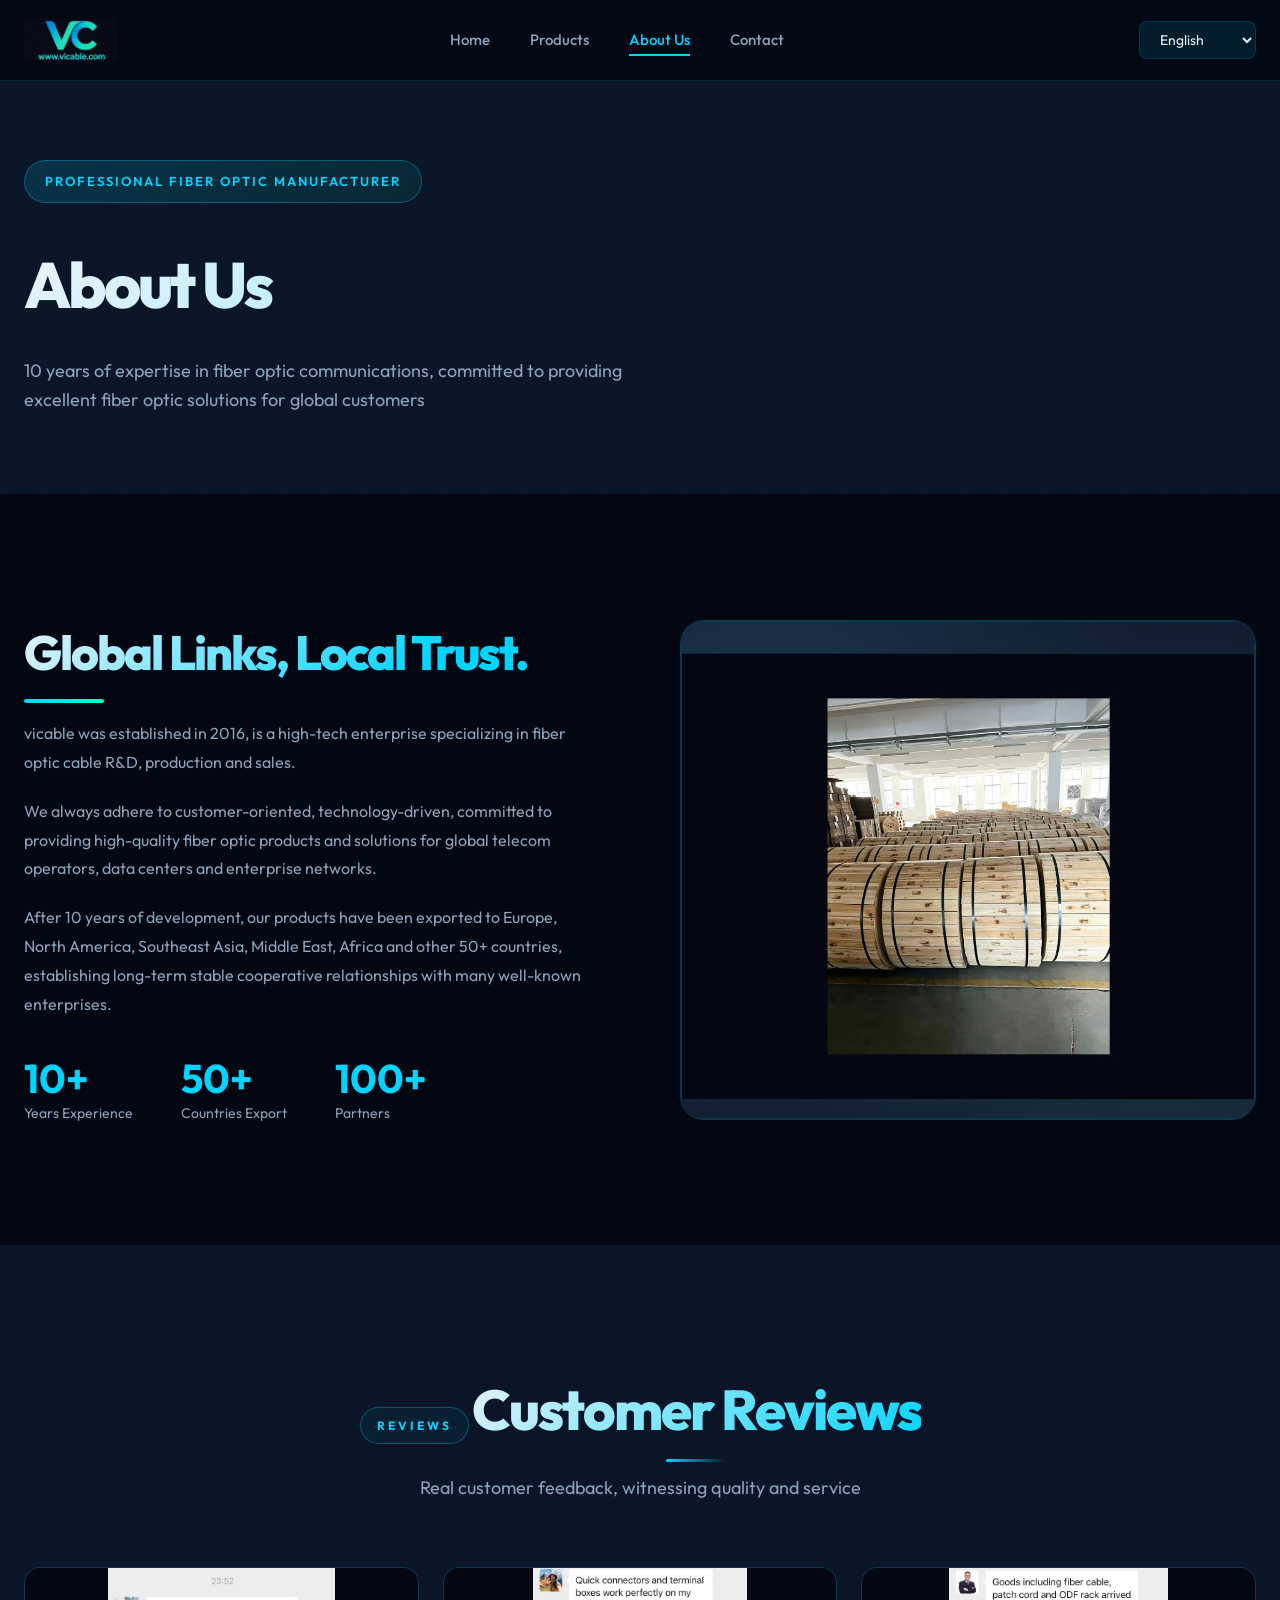
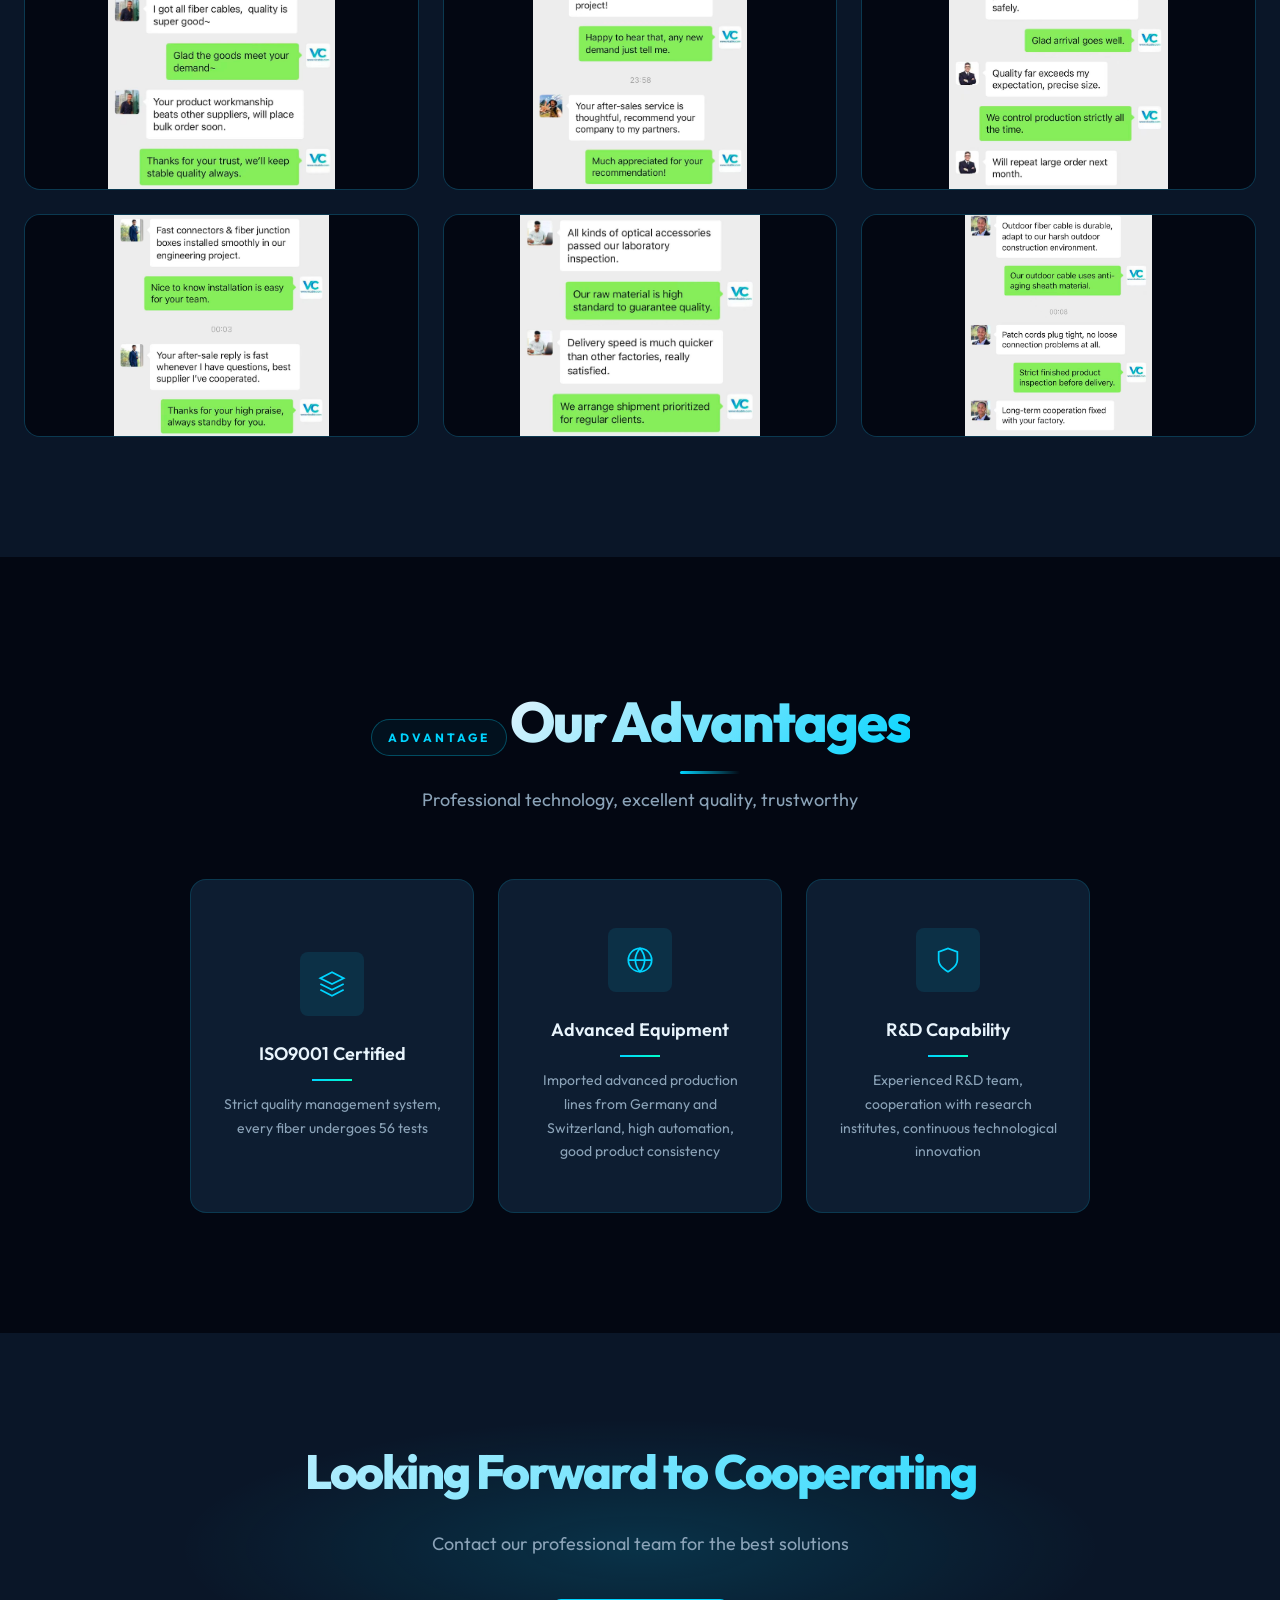
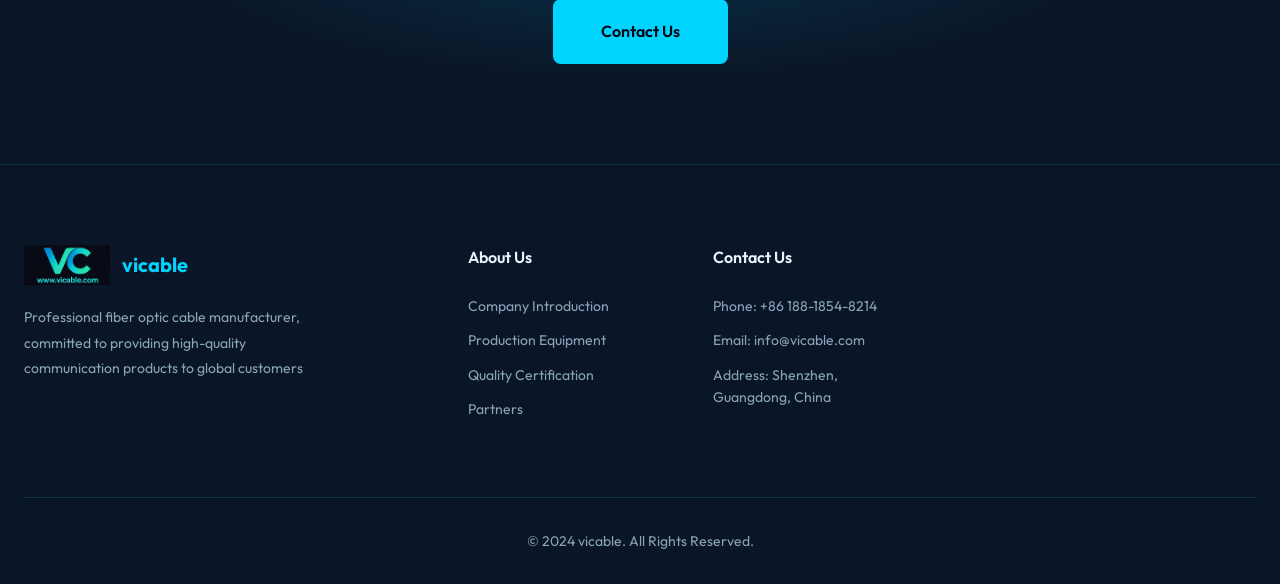
<file: about.html>
<!DOCTYPE html>
<html lang="zh-CN">
<head>
    <meta charset="UTF-8">
    <meta name="viewport" content="width=device-width, initial-scale=1.0">
    <title>关于我们 - vicable | 专业光纤光缆供应商</title>
    <meta name="description" content="vicable - 10年专业光纤光缆制造商，拥有先进的生产设备和严格的质量管理体系">
    <link rel="preconnect" href="https://fonts.googleapis.com">
    <link rel="preconnect" href="https://fonts.gstatic.com" crossorigin>
    <link href="https://fonts.googleapis.com/css2?family=Outfit:wght@300;400;500;600;700&family=Syne:wght@400;500;600;700;800&display=swap" rel="stylesheet">
    <link rel="stylesheet" href="css/style.css">
</head>
<body>
    <!-- Header -->
    <header class="header">
        <div class="container">
            <a href="index.html" class="logo">
                <img src="images/logo/logo.jpg" alt="vicable" class="logo-img" onerror="this.style.display='none';this.nextElementSibling.style.display='flex'">
                <span class="logo-text" style="display:none">vicable</span>
            </a>
            <nav class="nav">
                <a href="index.html" class="nav-link" data-i18n="home">首页</a>
                <a href="products.html" class="nav-link" data-i18n="products">产品中心</a>
                <a href="about.html" class="nav-link active" data-i18n="about">关于我们</a>
                <a href="contact.html" class="nav-link" data-i18n="contact">联系我们</a>
            </nav>
            <div class="lang-wrapper">
                <select id="language-selector" class="lang-selector" onchange="changeLanguage(this.value)">
                    <option value="en">English</option>
                    <option value="fr">Français</option>
                    <option value="es">Español</option>
                    <option value="pt">Português</option>
                    <option value="ar">العربية</option>
                    <option value="de">Deutsch</option>
                </select>
            </div>
            <button class="menu-toggle" aria-label="菜单">
                <span></span>
                <span></span>
                <span></span>
            </button>
        </div>
    </header>

    <!-- Page Header -->
    <section class="page-header">
        <div class="container">
            <span class="hero-badge" data-i18n="heroBadge">About Us</span>
            <h1 class="page-title" data-i18n="aboutTitle">关于我们</h1>
            <p class="page-desc" data-i18n="aboutDesc">10年深耕光纤通讯领域，致力于为全球客户提供卓越的光纤光缆定制方案</p>
        </div>
    </section>

    <!-- About Hero -->
    <section class="about-hero">
        <div class="container">
            <div class="about-grid">
                <div class="about-content">
                    <h2 data-i18n="aboutHeroTitle">连接世界，创造价值</h2>
                    <p data-i18n="aboutHeroDesc1">vicable成立于2016年，是一家专业从事光纤光缆研发、生产和销售的高新技术企业。公司总部位于中国深圳，拥有完整的产业链和先进的生产设备。</p>
                    <p data-i18n="aboutHeroDesc2">我们始终坚持以客户需求为导向，以技术创新为驱动，致力于为全球通信运营商、数据中心、企业网络提供高品质的光纤光缆产品和定制方案。</p>
                    <p data-i18n="aboutHeroDesc3">经过10年的发展，公司产品已远销欧洲、北美、东南亚、中东、非洲等50多个国家和地区，与众多知名企业建立了长期稳定的合作关系。</p>
                    <div class="about-stats">
                        <div class="stat-item">
                            <span class="stat-num">10+</span>
                            <span class="stat-label" data-i18n="yearsExp">年行业经验</span>
                        </div>
                        <div class="stat-item">
                            <span class="stat-num">50+</span>
                            <span class="stat-label" data-i18n="countriesExport">国家出口</span>
                        </div>
                        <div class="stat-item">
                            <span class="stat-num">100+</span>
                            <span class="stat-label" data-i18n="partners">合作企业</span>
                        </div>
                    </div>
                </div>
                <div class="about-visual">
                    <div class="about-image">
                        <img src="images/about-us/1.png" alt="vicable工厂" onerror="this.style.display='none';this.parentElement.innerHTML='<svg viewBox=%220 0 200 150%22 fill=%22none%22 xmlns=%22http://www.w3.org/2000/svg%22><rect fill=%22%230d1d31%22 width=%22200%22 height=%22150%22 rx=%228%22/><text fill=%22%2300d4ff%22 x=%22100%22 y=%2280%22 text-anchor=%22middle%22 font-size=%2214%22>公司照片</text></svg>'">
                    </div>
                </div>
            </div>
        </div>
    </section>

    <!-- Customer Reviews -->
    <section class="testimonials">
        <div class="container">
            <div class="section-header">
                <span class="section-tag"> REVIEWS </span>
                <h2 class="section-title" data-i18n="reviewsTitle">客户好评</h2>
                <p class="section-desc" data-i18n="reviewsDesc">真实客户反馈，见证品质与服务</p>
            </div>
            <div class="reviews-grid">
                <div class="review-card">
                    <div class="review-img">
                        <img src="images/comment/1.jpg" alt="客户好评截图1" onerror="this.style.display='none';this.parentElement.innerHTML='<svg viewBox=%220 0 400 300%22 fill=%22none%22 xmlns=%22http://www.w3.org/2000/svg%22><rect fill=%22%230d1d31%22 width=%22400%22 height=%22300%22 rx=%228%22/><text fill=%22%2300d4ff%22 x=%22200%22 y=%22150%22 text-anchor=%22middle%22 font-size=%2214%22>聊天截图1</text></svg>'">
                    </div>
                </div>
                <div class="review-card">
                    <div class="review-img">
                        <img src="images/comment/2.jpg" alt="客户好评截图2" onerror="this.style.display='none';this.parentElement.innerHTML='<svg viewBox=%220 0 400 300%22 fill=%22none%22 xmlns=%22http://www.w3.org/2000/svg%22><rect fill=%22%230d1d31%22 width=%22400%22 height=%22300%22 rx=%228%22/><text fill=%22%2300d4ff%22 x=%22200%22 y=%22150%22 text-anchor=%22middle%22 font-size=%2214%22>聊天截图2</text></svg>'">
                    </div>
                </div>
                <div class="review-card">
                    <div class="review-img">
                        <img src="images/comment/3.jpg" alt="客户好评截图3" onerror="this.style.display='none';this.parentElement.innerHTML='<svg viewBox=%220 0 400 300%22 fill=%22none%22 xmlns=%22http://www.w3.org/2000/svg%22><rect fill=%22%230d1d31%22 width=%22400%22 height=%22300%22 rx=%228%22/><text fill=%22%2300d4ff%22 x=%22200%22 y=%22150%22 text-anchor=%22middle%22 font-size=%2214%22>聊天截图3</text></svg>'">
                    </div>
                </div>
                <div class="review-card">
                    <div class="review-img">
                        <img src="images/comment/4.jpg" alt="客户好评截图4" onerror="this.style.display='none';this.parentElement.innerHTML='<svg viewBox=%220 0 400 300%22 fill=%22none%22 xmlns=%22http://www.w3.org/2000/svg%22><rect fill=%22%230d1d31%22 width=%22400%22 height=%22300%22 rx=%228%22/><text fill=%22%2300d4ff%22 x=%22200%22 y=%22150%22 text-anchor=%22middle%22 font-size=%2214%22>聊天截图4</text></svg>'">
                    </div>
                </div>
                <div class="review-card">
                    <div class="review-img">
                        <img src="images/comment/5.jpg" alt="客户好评截图5" onerror="this.style.display='none';this.parentElement.innerHTML='<svg viewBox=%220 0 400 300%22 fill=%22none%22 xmlns=%22http://www.w3.org/2000/svg%22><rect fill=%22%230d1d31%22 width=%22400%22 height=%22300%22 rx=%228%22/><text fill=%22%2300d4ff%22 x=%22200%22 y=%22150%22 text-anchor=%22middle%22 font-size=%2214%22>聊天截图5</text></svg>'">
                    </div>
                </div>
                <div class="review-card">
                    <div class="review-img">
                        <img src="images/comment/6.jpg" alt="客户好评截图6" onerror="this.style.display='none';this.parentElement.innerHTML='<svg viewBox=%220 0 400 300%22 fill=%22none%22 xmlns=%22http://www.w3.org/2000/svg%22><rect fill=%22%230d1d31%22 width=%22400%22 height=%22300%22 rx=%228%22/><text fill=%22%2300d4ff%22 x=%22200%22 y=%22150%22 text-anchor=%22middle%22 font-size=%2214%22>聊天截图6</text></svg>'">
                    </div>
                </div>
            </div>
        </div>
    </section>

    <!-- Features -->
    <section class="features">
        <div class="container">
            <div class="section-header">
                <span class="section-tag"> ADVANTAGE </span>
                <h2 class="section-title" data-i18n="advantageTitle">我们的优势</h2>
                <p class="section-desc" data-i18n="advantageDesc">专业技术，卓越品质，值得信赖</p>
            </div>
            <div class="features-grid">
                <div class="feature-item">
                    <div class="feature-icon">
                        <svg viewBox="0 0 24 24" fill="none" stroke="currentColor" stroke-width="1.5">
                            <path d="M12 2L2 7l10 5 10-5-10-5zM2 17l10 5 10-5M2 12l10 5 10-5"/>
                        </svg>
                    </div>
                    <h3 data-i18n="iso9001">ISO9001认证</h3>
                    <p data-i18n="iso9001Desc">严格质量管理体系，每根光纤经过56道检测工序，确保产品100%合格</p>
                </div>
                <div class="feature-item">
                    <div class="feature-icon">
                        <svg viewBox="0 0 24 24" fill="none" stroke="currentColor" stroke-width="1.5">
                            <circle cx="12" cy="12" r="10"/>
                            <path d="M2 12h20M12 2a15.3 15.3 0 0 1 4 10 15.3 15.3 0 0 1-4 10 15.3 15.3 0 0 1-4-10 15.3 15.3 0 0 1 4-10z"/>
                        </svg>
                    </div>
                    <h3 data-i18n="advancedEquip">先进设备</h3>
                    <p data-i18n="advancedEquipDesc">引进德国、瑞士先进生产线，自动化程度高，产品一致性好</p>
                </div>
                <div class="feature-item">
                    <div class="feature-icon">
                        <svg viewBox="0 0 24 24" fill="none" stroke="currentColor" stroke-width="1.5">
                            <path d="M12 22s8-4 8-10V5l-8-3-8 3v7c0 6 8 10 8 10z"/>
                        </svg>
                    </div>
                    <h3 data-i18n="rdCapability">研发实力</h3>
                    <p data-i18n="rdCapabilityDesc">拥有资深研发团队，与科研院所合作，持续技术创新</p>
                </div>
            </div>
        </div>
    </section>

    <!-- CTA -->
    <section class="cta">
        <div class="cta-bg"></div>
        <div class="container">
            <h2 class="cta-title" data-i18n="ctaTitle2">期待与您合作</h2>
            <p class="cta-desc" data-i18n="ctaDesc2">联系我们的专业团队，获取最适合您的解决方案</p>
            <a href="contact.html" class="btn btn-primary btn-lg" data-i18n="contactUs">联系我们</a>
        </div>
    </section>

    <!-- Footer -->
    <footer class="footer">
        <div class="container">
            <div class="footer-grid">
                <div class="footer-col">
                    <a href="index.html" class="footer-logo">
                        <img src="images/logo/logo.jpg" alt="vicable" onerror="this.style.display='none';this.nextElementSibling.style.display='block'">
                        <span>vicable</span>
                    </a>
                    <p class="footer-desc" data-i18n="footerDesc">专业光纤光缆制造商，致力于为全球客户提供高品质通讯产品</p>
                </div>
                <div class="footer-col">
                    <h4 data-i18n="aboutUs">关于我们</h4>
                    <ul class="footer-links">
                        <li><a href="about.html" data-i18n="companyIntro">公司介绍</a></li>
                        <li><a href="about.html" data-i18n="productionEquipment">生产设备</a></li>
                        <li><a href="about.html" data-i18n="qualityCert">质量认证</a></li>
                        <li><a href="about.html" data-i18n="partners2">合作客户</a></li>
                    </ul>
                </div>
                <div class="footer-col">
                    <h4 data-i18n="contactUs2">联系我们</h4>
                    <ul class="footer-links">
                        <li><span data-i18n="phone">电话</span>: +86 188-1854-8214</li>
                        <li><span data-i18n="email">邮箱</span>: info@vicable.com</li>
                        <li><span data-i18n="address">地址</span>: <span data-i18n="companyAddress">中国广东省深圳市</span></li>
                    </ul>
                </div>
            </div>
            <div class="footer-bottom">
                <p>&copy; 2024 vicable. <span data-i18n="copyright">All Rights Reserved.</span></p>
            </div>
        </div>
    </footer>

    <script src="js/language.js"></script>
    <script src="js/main.js"></script>
</body>
</html>
</file>
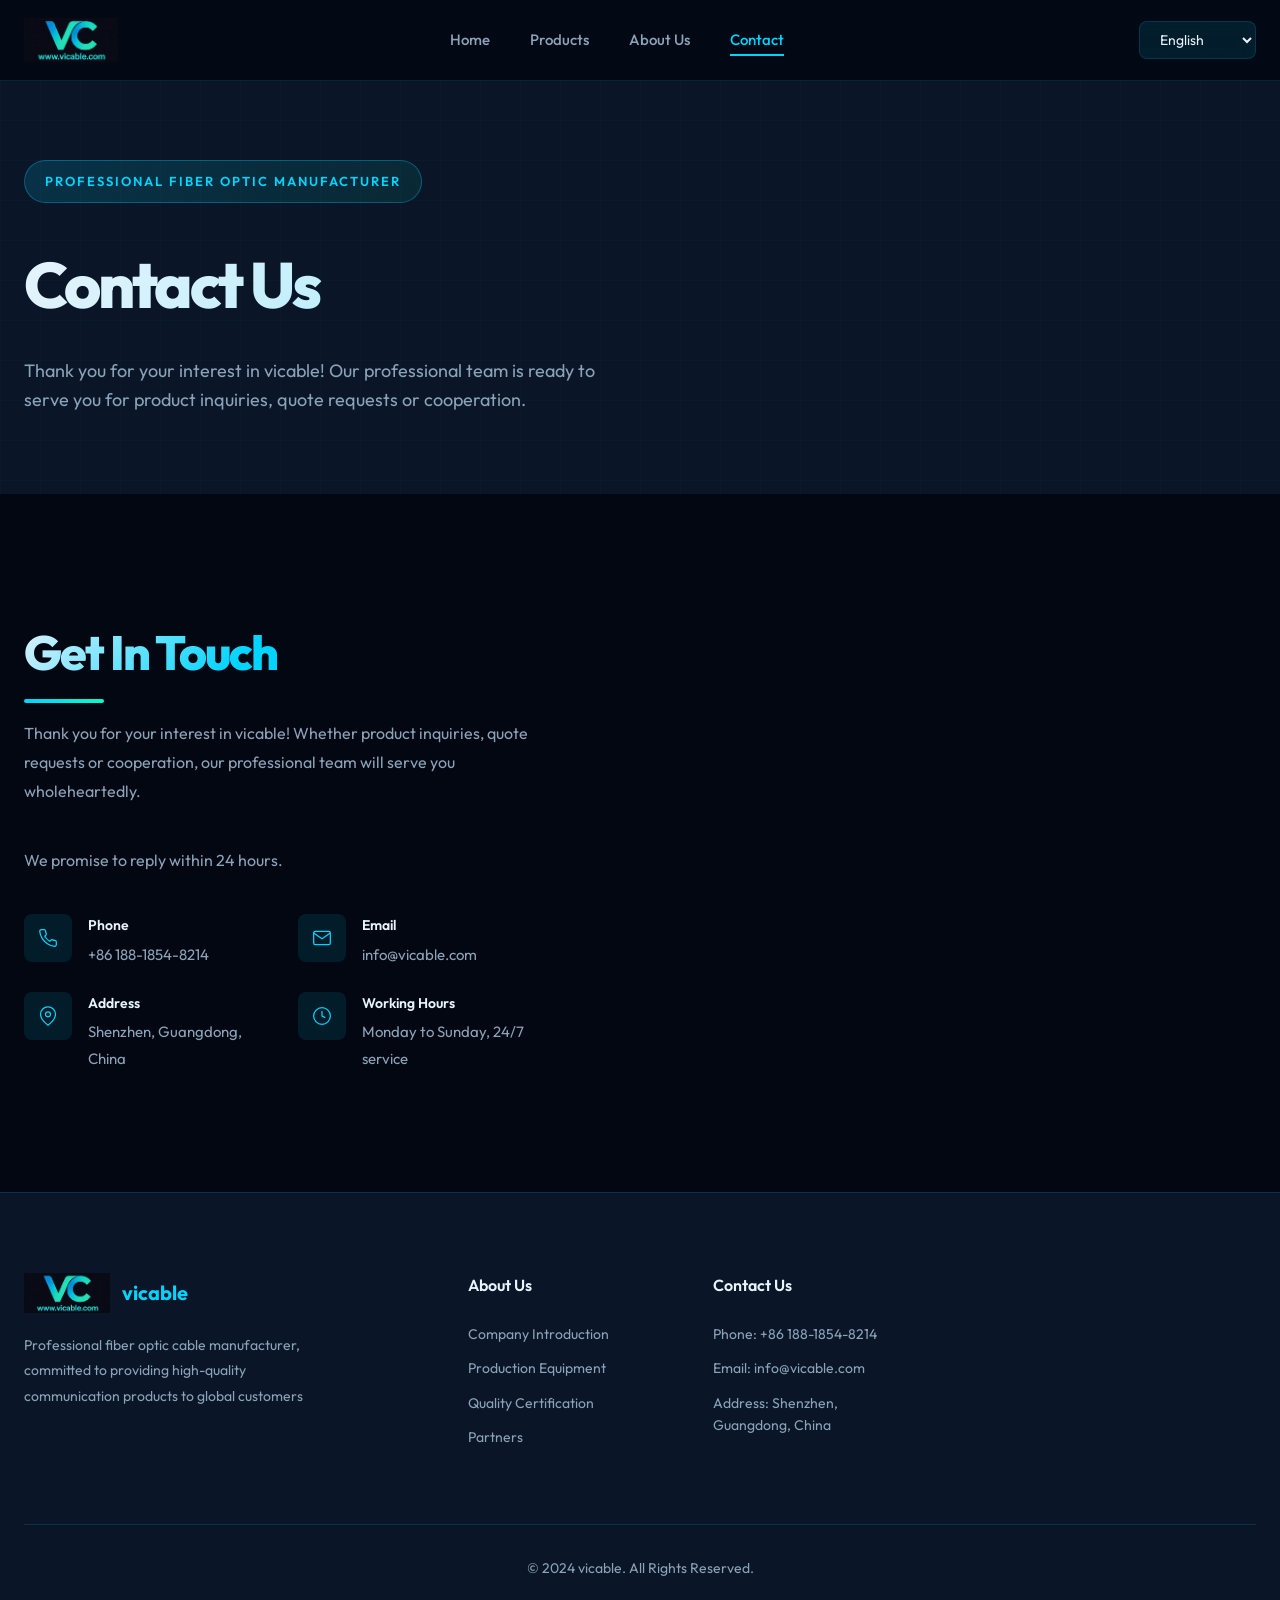
<file: contact.html>
<!DOCTYPE html>
<html lang="zh-CN">
<head>
    <meta charset="UTF-8">
    <meta name="viewport" content="width=device-width, initial-scale=1.0">
    <title>联系我们 - vicable | 专业光纤光缆供应商</title>
    <meta name="description" content="联系vicable - 专业光纤光缆制造商，欢迎咨询产品详情、报价及合作事宜">
    <link rel="preconnect" href="https://fonts.googleapis.com">
    <link rel="preconnect" href="https://fonts.gstatic.com" crossorigin>
    <link href="https://fonts.googleapis.com/css2?family=Outfit:wght@300;400;500;600;700&family=Syne:wght@400;500;600;700;800&display=swap" rel="stylesheet">
    <link rel="stylesheet" href="css/style.css">
</head>
<body>
    <!-- Header -->
    <header class="header">
        <div class="container">
            <a href="index.html" class="logo">
                <img src="images/logo/logo.jpg" alt="vicable" class="logo-img" onerror="this.style.display='none';this.nextElementSibling.style.display='flex'">
                <span class="logo-text" style="display:none">vicable</span>
            </a>
            <nav class="nav">
                <a href="index.html" class="nav-link" data-i18n="home">首页</a>
                <a href="products.html" class="nav-link" data-i18n="products">产品中心</a>
                <a href="about.html" class="nav-link" data-i18n="about">关于我们</a>
                <a href="contact.html" class="nav-link active" data-i18n="contact">联系我们</a>
            </nav>
            <div class="lang-wrapper">
                <select id="language-selector" class="lang-selector" onchange="changeLanguage(this.value)">
                    <option value="en">English</option>
                    <option value="fr">Français</option>
                    <option value="es">Español</option>
                    <option value="pt">Português</option>
                    <option value="ar">العربية</option>
                    <option value="de">Deutsch</option>
                </select>
            </div>
            <button class="menu-toggle" aria-label="菜单">
                <span></span>
                <span></span>
                <span></span>
            </button>
        </div>
    </header>

    <!-- Page Header -->
    <section class="page-header">
        <div class="container">
            <span class="hero-badge" data-i18n="heroBadge">Contact Us</span>
            <h1 class="page-title" data-i18n="contactTitle">联系我们</h1>
            <p class="page-desc" data-i18n="contactDesc">随时为您提供专业的光纤光缆产品定制服务</p>
        </div>
    </section>

    <!-- Contact Section -->
    <section class="contact-section">
        <div class="container">
            <div class="contact-grid">
                <div class="contact-info">
                    <h2 data-i18n="contactUsTitle">与我们联系</h2>
                    <p data-i18n="contactUsDesc">感谢您对vicable的关注！无论是产品咨询、报价需求还是合作意向，我们的专业团队都将竭诚为您服务。</p>
                    <p data-i18n="contactUsReply">我们承诺在24小时内回复您的咨询。</p>

                    <div class="contact-details">
                        <div class="contact-row">
                            <div class="contact-item">
                                <div class="contact-icon">
                                    <svg viewBox="0 0 24 24" fill="none" stroke="currentColor" stroke-width="1.5">
                                        <path d="M22 16.92v3a2 2 0 0 1-2.18 2 19.79 19.79 0 0 1-8.63-3.07 19.5 19.5 0 0 1-6-6 19.79 19.79 0 0 1-3.07-8.67A2 2 0 0 1 4.11 2h3a2 2 0 0 1 2 1.72 12.84 12.84 0 0 0 .7 2.81 2 2 0 0 1-.45 2.11L8.09 9.91a16 16 0 0 0 6 6l1.27-1.27a2 2 0 0 1 2.11-.45 12.84 12.84 0 0 0 2.81.7A2 2 0 0 1 22 16.92z"/>
                                    </svg>
                                </div>
                                <div class="contact-item-text">
                                    <h4 data-i18n="phone">电话</h4>
                                    <p>+86 188-1854-8214</p>
                                </div>
                            </div>
                            <div class="contact-item">
                                <div class="contact-icon">
                                    <svg viewBox="0 0 24 24" fill="none" stroke="currentColor" stroke-width="1.5">
                                        <path d="M4 4h16c1.1 0 2 .9 2 2v12c0 1.1-.9 2-2 2H4c-1.1 0-2-.9-2-2V6c0-1.1.9-2 2-2z"/>
                                        <polyline points="22,6 12,13 2,6"/>
                                    </svg>
                                </div>
                                <div class="contact-item-text">
                                    <h4 data-i18n="email">邮箱</h4>
                                    <p>info@vicable.com</p>
                                </div>
                            </div>
                        </div>
                        <div class="contact-row">
                            <div class="contact-item">
                                <div class="contact-icon">
                                    <svg viewBox="0 0 24 24" fill="none" stroke="currentColor" stroke-width="1.5">
                                        <path d="M21 10c0 7-9 13-9 13s-9-6-9-13a9 9 0 0 1 18 0z"/>
                                        <circle cx="12" cy="10" r="3"/>
                                    </svg>
                                </div>
                                <div class="contact-item-text">
                                    <h4 data-i18n="address">地址</h4>
                                    <p data-i18n="companyAddress">中国广东省深圳市</p>
                                </div>
                            </div>
                            <div class="contact-item">
                                <div class="contact-icon">
                                    <svg viewBox="0 0 24 24" fill="none" stroke="currentColor" stroke-width="1.5">
                                        <circle cx="12" cy="12" r="10"/>
                                        <polyline points="12 6 12 12 16 14"/>
                                    </svg>
                                </div>
                                <div class="contact-item-text">
                                    <h4 data-i18n="workTime">工作时间</h4>
                                    <p data-i18n="workTimeDesc">周一至周日 24小时为您服务</p>
                                </div>
                            </div>
                        </div>
                    </div>
                </div>
            </div>
        </div>
    </section>

    <!-- Footer -->
    <footer class="footer">
        <div class="container">
            <div class="footer-grid">
                <div class="footer-col">
                    <a href="index.html" class="footer-logo">
                        <img src="images/logo/logo.jpg" alt="vicable" onerror="this.style.display='none';this.nextElementSibling.style.display='block'">
                        <span>vicable</span>
                    </a>
                    <p class="footer-desc" data-i18n="footerDesc">专业光纤光缆制造商，致力于为全球客户提供高品质通讯产品</p>
                </div>
                <div class="footer-col">
                    <h4 data-i18n="aboutUs">关于我们</h4>
                    <ul class="footer-links">
                        <li><a href="about.html" data-i18n="companyIntro">公司介绍</a></li>
                        <li><a href="about.html" data-i18n="productionEquipment">生产设备</a></li>
                        <li><a href="about.html" data-i18n="qualityCert">质量认证</a></li>
                        <li><a href="about.html" data-i18n="partners2">合作客户</a></li>
                    </ul>
                </div>
                <div class="footer-col">
                    <h4 data-i18n="contactUs2">联系我们</h4>
                    <ul class="footer-links">
                        <li><span data-i18n="phone">电话</span>: +86 188-1854-8214</li>
                        <li><span data-i18n="email">邮箱</span>: info@vicable.com</li>
                        <li><span data-i18n="address">地址</span>: <span data-i18n="companyAddress">中国广东省深圳市</span></li>
                    </ul>
                </div>
            </div>
            <div class="footer-bottom">
                <p>&copy; 2024 vicable. <span data-i18n="copyright">All Rights Reserved.</span></p>
            </div>
        </div>
    </footer>

    <script src="js/language.js"></script>
    <script src="js/main.js"></script>
</body>
</html>
</file>
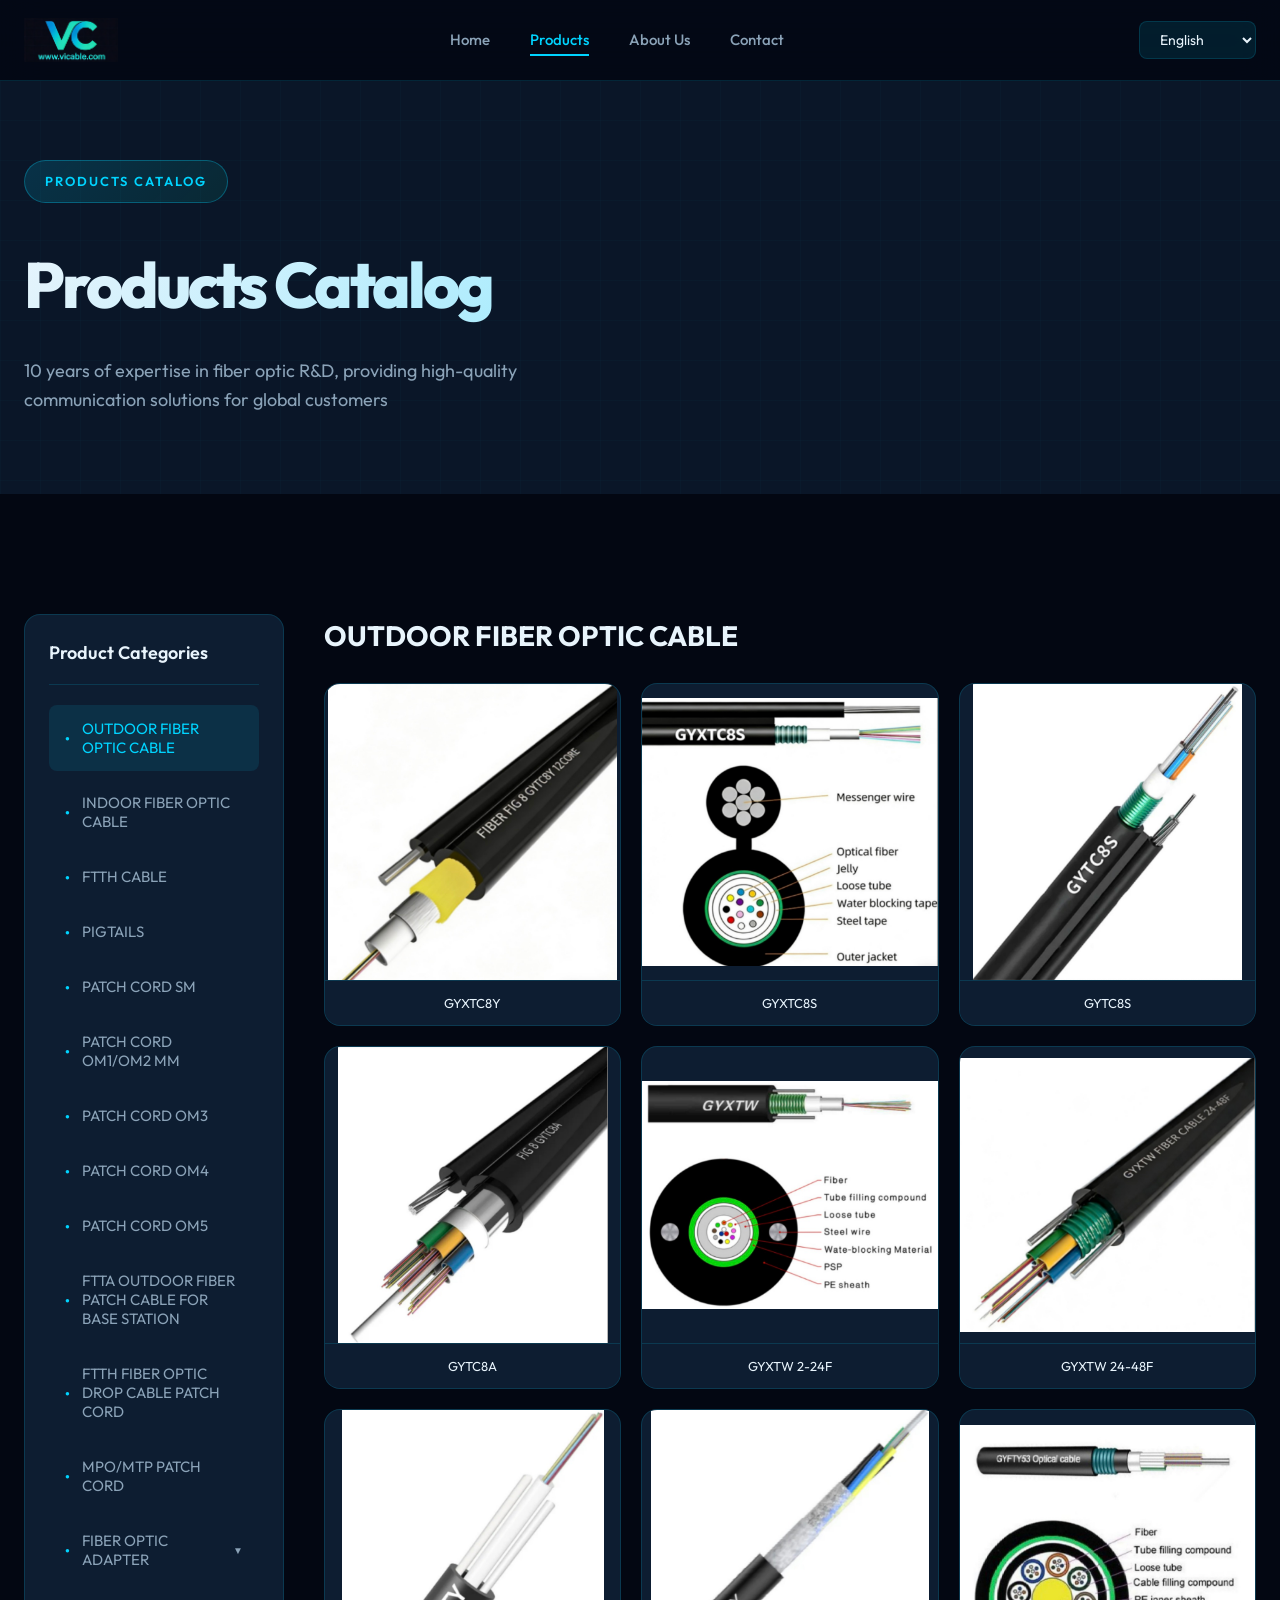
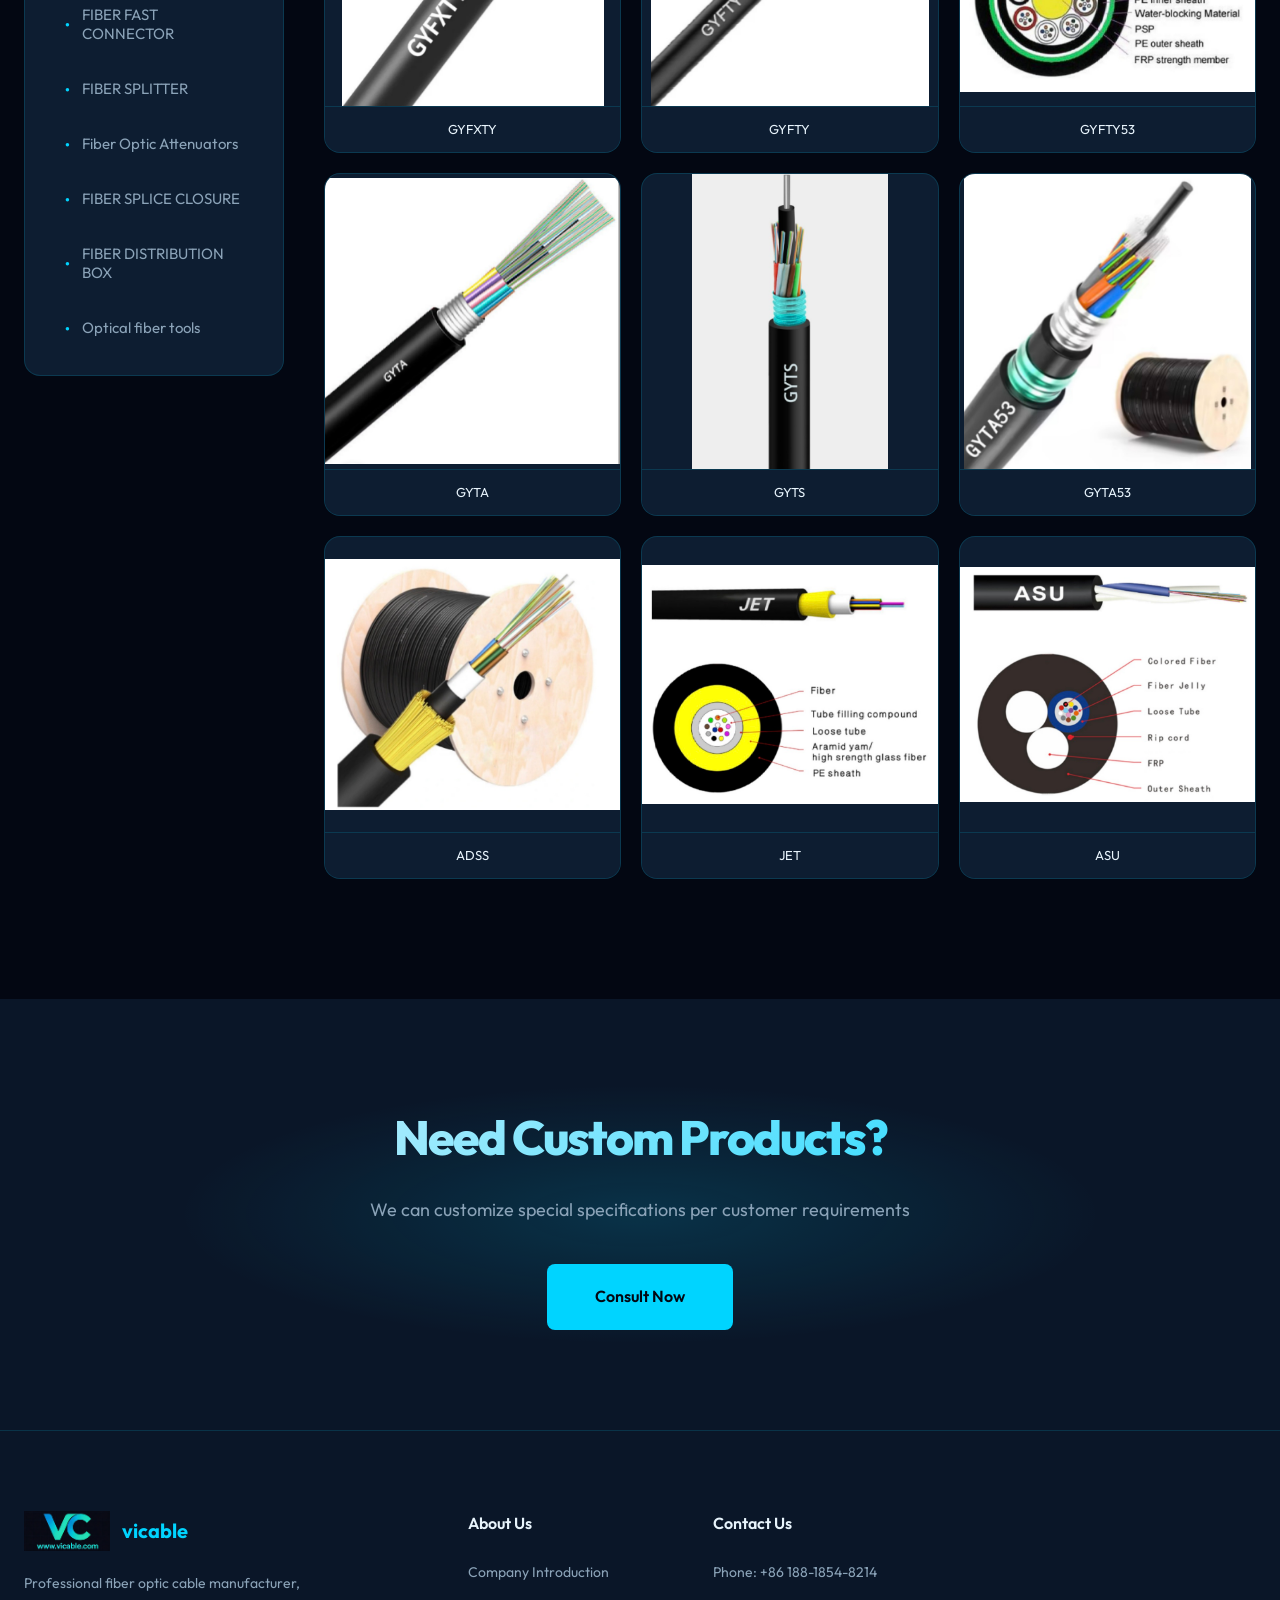
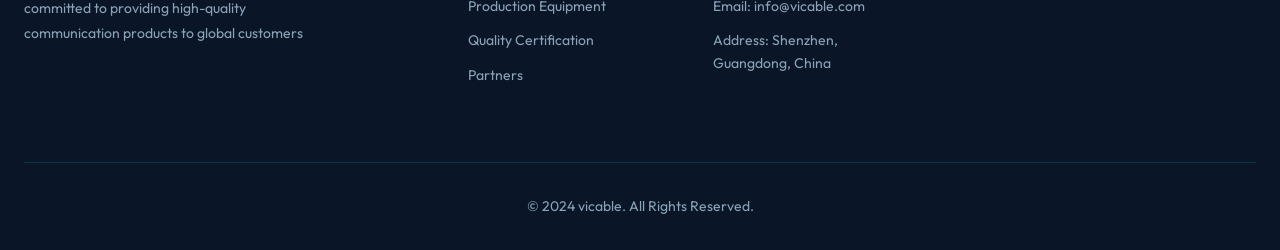
<file: products.html>
<!DOCTYPE html>
<html lang="en">
<head>
    <meta charset="UTF-8">
    <meta name="viewport" content="width=device-width, initial-scale=1.0">
    <title>Products - vicable | Professional Fiber Optic Cable Manufacturer</title>
    <meta name="description" content="vicable Products: Single mode fiber, multi mode fiber, patch cords, fiber accessories and more">
    <link rel="preconnect" href="https://fonts.googleapis.com">
    <link rel="preconnect" href="https://fonts.gstatic.com" crossorigin>
    <link href="https://fonts.googleapis.com/css2?family=Outfit:wght@300;400;500;600;700&family=Syne:wght@400;500;600;700;800&display=swap" rel="stylesheet">
    <link rel="stylesheet" href="css/style.css">
</head>
<body>
    <!-- Header -->
    <header class="header">
        <div class="container">
            <a href="index.html" class="logo">
                <img src="images/logo/logo.jpg" alt="vicable" class="logo-img" loading="lazy" onerror="this.style.display='none';this.nextElementSibling.style.display='flex'">
                <span class="logo-text" style="display:none">vicable</span>
            </a>
            <nav class="nav">
                <a href="index.html" class="nav-link" data-i18n="home">Home</a>
                <a href="products.html" class="nav-link active" data-i18n="products">Products</a>
                <a href="about.html" class="nav-link" data-i18n="about">About Us</a>
                <a href="contact.html" class="nav-link" data-i18n="contact">Contact</a>
            </nav>
            <div class="lang-wrapper">
                <select id="language-selector" class="lang-selector" onchange="changeLanguage(this.value)">
                    <option value="en" selected>English</option>
                    <option value="fr">Français</option>
                    <option value="es">Español</option>
                    <option value="pt">Português</option>
                    <option value="ar">العربية</option>
                    <option value="de">Deutsch</option>
                </select>
            </div>
            <button class="menu-toggle" aria-label="Menu">
                <span></span>
                <span></span>
                <span></span>
            </button>
        </div>
    </header>

    <!-- Page Header -->
    <section class="page-header">
        <div class="container">
            <span class="hero-badge">Products Catalog</span>
            <h1 class="page-title" data-i18n="productsPageTitle">Products Catalog</h1>
            <p class="page-desc" data-i18n="productsPageDesc">10 years of expertise in fiber optic R&D, providing high-quality communication solutions for global customers</p>
        </div>
    </section>

    <!-- Products Section with Category -->
    <section class="products-catalog">
        <div class="container">
            <div class="catalog-layout">
                <!-- Left Sidebar - Categories -->
                <aside class="catalog-sidebar">
                    <h3 class="sidebar-title" data-i18n="categories">Product Categories</h3>
                    <ul class="category-list">
                        <li>
                            <button class="category-btn active" data-category="fiber-cable">
                                <span class="category-icon">&#9679;</span>
                                OUTDOOR FIBER OPTIC CABLE
                            </button>
                        </li>
                        <li>
                            <button class="category-btn" data-category="patchcord">
                                <span class="category-icon">&#9679;</span>
                                INDOOR FIBER OPTIC CABLE
                            </button>
                        </li>
                        <li>
                            <button class="category-btn" data-category="odf">
                                <span class="category-icon">&#9679;</span>
                                FTTH CABLE
                            </button>
                        </li>
                        <li>
                            <button class="category-btn" data-category="cabinet">
                                <span class="category-icon">&#9679;</span>
                                PIGTAILS
                            </button>
                        </li>
                        <li>
                            <button class="category-btn" data-category="accessory">
                                <span class="category-icon">&#9679;</span>
                                PATCH CORD SM
                            </button>
                        </li>
                        <li>
                            <button class="category-btn" data-category="transceiver">
                                <span class="category-icon">&#9679;</span>
                                PATCH CORD OM1/OM2 MM
                            </button>
                        </li>
                        <li>
                            <button class="category-btn" data-category="PATCH-OM3">
                                <span class="category-icon">&#9679;</span>
                                PATCH CORD OM3
                            </button>
                        </li>
                        <li>
                            <button class="category-btn" data-category="PATCH-OM4">
                                <span class="category-icon">&#9679;</span>
                                PATCH CORD OM4
                            </button>
                        </li>
                        <li>
                            <button class="category-btn" data-category="PATCH-OM5">
                                <span class="category-icon">&#9679;</span>
                                PATCH CORD OM5
                            </button>
                        </li>
                        <li>
                            <button class="category-btn" data-category="BASE-STATION">
                                <span class="category-icon">&#9679;</span>
                                FTTA OUTDOOR FIBER PATCH CABLE FOR BASE STATION
                            </button>
                        </li>
                        <li>
                            <button class="category-btn" data-category="FTTH-PATCH">
                                <span class="category-icon">&#9679;</span>
                                FTTH FIBER OPTIC DROP CABLE PATCH CORD
                            </button>
                        </li>
                        <li>
                            <button class="category-btn" data-category="MPO-MTP">
                                <span class="category-icon">&#9679;</span>
                                MPO/MTP PATCH CORD
                            </button>
                        </li>
                        <li class="category-dropdown">
                            <button class="category-btn category-dropdown-toggle" data-category="FIBER-OPTIC-ADAPTER">
                                <span class="category-icon">&#9679;</span>
                                FIBER OPTIC ADAPTER
                                <span class="dropdown-arrow">▼</span>
                            </button>
                            <ul class="category-dropdown-menu" style="display: none;">
                                <li><button class="category-btn sub-category-btn" data-category="FIBER-OPTIC-ADAPTER-1"><span class="sub-category-num">LC Adapter</span></button></li>
                                <li><button class="category-btn sub-category-btn" data-category="FIBER-OPTIC-ADAPTER-2"><span class="sub-category-num">SC Adapter</span></button></li>
                                <li><button class="category-btn sub-category-btn" data-category="FIBER-OPTIC-ADAPTER-3"><span class="sub-category-num">FC Adapter</span></button></li>
                                <li><button class="category-btn sub-category-btn" data-category="FIBER-OPTIC-ADAPTER-4"><span class="sub-category-num">ST Adapter</span></button></li>
                                <li><button class="category-btn sub-category-btn" data-category="FIBER-OPTIC-ADAPTER-5"><span class="sub-category-num">MPO Adapter</span></button></li>
                                <li><button class="category-btn sub-category-btn" data-category="FIBER-OPTIC-ADAPTER-6"><span class="sub-category-num">MTRJ Adapter</span></button></li>
                                <li><button class="category-btn sub-category-btn" data-category="FIBER-OPTIC-ADAPTER-7"><span class="sub-category-num">Hybrid Adapter</span></button></li>
                                <li><button class="category-btn sub-category-btn" data-category="FIBER-OPTIC-ADAPTER-8"><span class="sub-category-num">E2000 Adapter</span></button></li>
                            </ul>
                        </li>
                        <li>
                            <button class="category-btn" data-category="FIBER-FAST-CONNECTOR">
                                <span class="category-icon">&#9679;</span>
                                FIBER FAST CONNECTOR
                            </button>
                        </li>
                        <li>
                            <button class="category-btn" data-category="FIBER-SPLITTER">
                                <span class="category-icon">&#9679;</span>
                                FIBER SPLITTER
                            </button>
                        </li>
                        <li>
                            <button class="category-btn" data-category="Fiber-Optic-Attenuators">
                                <span class="category-icon">&#9679;</span>
                                Fiber Optic Attenuators
                            </button>
                        </li>
                        <li>
                            <button class="category-btn" data-category="FIBER-SPLICE-CLOSURE">
                                <span class="category-icon">&#9679;</span>
                                FIBER SPLICE CLOSURE
                            </button>
                        </li>
                        <li>
                            <button class="category-btn" data-category="FIBER-DISTRIBUTION-BOX">
                                <span class="category-icon">&#9679;</span>
                                FIBER DISTRIBUTION BOX
                            </button>
                        </li>
                        <li>
                            <button class="category-btn" data-category="Optical-fiber-tools">
                                <span class="category-icon">&#9679;</span>
                                Optical fiber tools
                            </button>
                        </li>
                    </ul>
                </aside>

                <!-- Right Content - Product Gallery -->
                <div class="catalog-content">
                    <!-- OUTDOOR FIBER OPTIC CABLE -->
                    <div class="category-content active" id="fiber-cable">
                        <h2 class="category-title">OUTDOOR FIBER OPTIC CABLE</h2>
                        <div class="product-gallery">
                            <div class="gallery-item">
                                <img src="images/products/OUTDOOR/1.jpg" alt="OUTDOOR FIBER OPTIC CABLE" loading="lazy" onerror="this.style.display='none';this.nextElementSibling.style.display='flex'">
                                <div class="gallery-placeholder" style="display:none">OUTDOOR FIBER OPTIC CABLE</div>
                                <div class="gallery-label">GYXTC8Y</div>
                            </div>
                            <div class="gallery-item">
                                <img src="images/products/OUTDOOR/2.jpg" alt="OUTDOOR FIBER OPTIC CABLE" loading="lazy" onerror="this.style.display='none';this.nextElementSibling.style.display='flex'">
                                <div class="gallery-placeholder" style="display:none">OUTDOOR FIBER OPTIC CABLE</div>
                                <div class="gallery-label">GYXTC8S</div>
                            </div>
                            <div class="gallery-item">
                                <img src="images/products/OUTDOOR/3.jpg" alt="OUTDOOR FIBER OPTIC CABLE" loading="lazy" onerror="this.style.display='none';this.nextElementSibling.style.display='flex'">
                                <div class="gallery-placeholder" style="display:none">OUTDOOR FIBER OPTIC CABLE</div>
                                <div class="gallery-label">GYTC8S</div>
                            </div>
                            <div class="gallery-item">
                                <img src="images/products/OUTDOOR/4.jpg" alt="OUTDOOR FIBER OPTIC CABLE" loading="lazy" onerror="this.style.display='none';this.nextElementSibling.style.display='flex'">
                                <div class="gallery-placeholder" style="display:none">OUTDOOR FIBER OPTIC CABLE</div>
                                <div class="gallery-label">GYTC8A</div>
                            </div>
                            <div class="gallery-item">
                                <img src="images/products/OUTDOOR/5.jpg" alt="OUTDOOR FIBER OPTIC CABLE" loading="lazy" onerror="this.style.display='none';this.nextElementSibling.style.display='flex'">
                                <div class="gallery-placeholder" style="display:none">OUTDOOR FIBER OPTIC CABLE</div>
                                <div class="gallery-label">GYXTW 2-24F</div>
                            </div>
                            <div class="gallery-item">
                                <img src="images/products/OUTDOOR/6.jpg" alt="OUTDOOR FIBER OPTIC CABLE" loading="lazy" onerror="this.style.display='none';this.nextElementSibling.style.display='flex'">
                                <div class="gallery-placeholder" style="display:none">OUTDOOR FIBER OPTIC CABLE</div>
                                <div class="gallery-label">GYXTW 24-48F</div>
                            </div>
                            <div class="gallery-item">
                                <img src="images/products/OUTDOOR/7.jpg" alt="OUTDOOR FIBER OPTIC CABLE" loading="lazy" onerror="this.style.display='none';this.nextElementSibling.style.display='flex'">
                                <div class="gallery-placeholder" style="display:none">OUTDOOR FIBER OPTIC CABLE</div>
                                <div class="gallery-label">GYFXTY</div>
                            </div>
                            <div class="gallery-item">
                                <img src="images/products/OUTDOOR/8.jpg" alt="OUTDOOR FIBER OPTIC CABLE" loading="lazy" onerror="this.style.display='none';this.nextElementSibling.style.display='flex'">
                                <div class="gallery-placeholder" style="display:none">OUTDOOR FIBER OPTIC CABLE</div>
                                <div class="gallery-label">GYFTY</div>
                            </div>
                            <div class="gallery-item">
                                <img src="images/products/OUTDOOR/9.jpg" alt="OUTDOOR FIBER OPTIC CABLE" loading="lazy" onerror="this.style.display='none';this.nextElementSibling.style.display='flex'">
                                <div class="gallery-placeholder" style="display:none">OUTDOOR FIBER OPTIC CABLE</div>
                                <div class="gallery-label">GYFTY53</div>
                            </div>
                            <div class="gallery-item">
                                <img src="images/products/OUTDOOR/10.jpg" alt="OUTDOOR FIBER OPTIC CABLE" loading="lazy" onerror="this.style.display='none';this.nextElementSibling.style.display='flex'">
                                <div class="gallery-placeholder" style="display:none">OUTDOOR FIBER OPTIC CABLE</div>
                                <div class="gallery-label">GYTA</div>
                            </div>
                            <div class="gallery-item">
                                <img src="images/products/OUTDOOR/11.jpg" alt="OUTDOOR FIBER OPTIC CABLE" loading="lazy" onerror="this.style.display='none';this.nextElementSibling.style.display='flex'">
                                <div class="gallery-placeholder" style="display:none">OUTDOOR FIBER OPTIC CABLE</div>
                                <div class="gallery-label">GYTS</div>
                            </div>
                            <div class="gallery-item">
                                <img src="images/products/OUTDOOR/12.jpg" alt="OUTDOOR FIBER OPTIC CABLE" loading="lazy" onerror="this.style.display='none';this.nextElementSibling.style.display='flex'">
                                <div class="gallery-placeholder" style="display:none">OUTDOOR FIBER OPTIC CABLE</div>
                                <div class="gallery-label">GYTA53</div>
                            </div>
                            <div class="gallery-item">
                                <img src="images/products/OUTDOOR/13.jpg" alt="OUTDOOR FIBER OPTIC CABLE" loading="lazy" onerror="this.style.display='none';this.nextElementSibling.style.display='flex'">
                                <div class="gallery-placeholder" style="display:none">OUTDOOR FIBER OPTIC CABLE</div>
                                <div class="gallery-label">ADSS</div>
                            </div>
                            <div class="gallery-item">
                                <img src="images/products/OUTDOOR/14.jpg" alt="OUTDOOR FIBER OPTIC CABLE" loading="lazy" onerror="this.style.display='none';this.nextElementSibling.style.display='flex'">
                                <div class="gallery-placeholder" style="display:none">OUTDOOR FIBER OPTIC CABLE</div>
                                <div class="gallery-label">JET</div>
                            </div>
                            <div class="gallery-item">
                                <img src="images/products/OUTDOOR/15.jpg" alt="OUTDOOR FIBER OPTIC CABLE" loading="lazy" onerror="this.style.display='none';this.nextElementSibling.style.display='flex'">
                                <div class="gallery-placeholder" style="display:none">OUTDOOR FIBER OPTIC CABLE</div>
                                <div class="gallery-label">ASU</div>
                            </div>
                        </div>
                    </div>

                    <!-- INDOOR FIBER OPTIC CABLE -->
                    <div class="category-content" id="patchcord">
                        <h2 class="category-title">INDOOR FIBER OPTIC CABLE</h2>
                        <div class="product-gallery">
                            <div class="gallery-item">
                                <img src="images/products/indoor/1.jpg" alt="INDOOR FIBER OPTIC CABLE" loading="lazy" onerror="this.style.display='none';this.nextElementSibling.style.display='flex'">
                                <div class="gallery-placeholder" style="display:none">INDOOR FIBER OPTIC CABLE</div>
                                <div class="gallery-label">simplex GJFJV(H)</div>
                            </div>
                            <div class="gallery-item">
                                <img src="images/products/indoor/2.jpg" alt="INDOOR FIBER OPTIC CABLE" loading="lazy" onerror="this.style.display='none';this.nextElementSibling.style.display='flex'">
                                <div class="gallery-placeholder" style="display:none">INDOOR FIBER OPTIC CABLE</div>
                                <div class="gallery-label">duplex GJFJV(H)</div>
                            </div>
                            <div class="gallery-item">
                                <img src="images/products/indoor/3.jpg" alt="INDOOR FIBER OPTIC CABLE" loading="lazy" onerror="this.style.display='none';this.nextElementSibling.style.display='flex'">
                                <div class="gallery-placeholder" style="display:none">INDOOR FIBER OPTIC CABLE</div>
                                <div class="gallery-label">0.9mm buffer</div>
                            </div>
                            <div class="gallery-item">
                                <img src="images/products/indoor/4.jpg" alt="INDOOR FIBER OPTIC CABLE" loading="lazy" onerror="this.style.display='none';this.nextElementSibling.style.display='flex'">
                                <div class="gallery-placeholder" style="display:none">INDOOR FIBER OPTIC CABLE</div>
                                <div class="gallery-label">GJFJV(H)</div>
                            </div>
                            <div class="gallery-item">
                                <img src="images/products/indoor/5.jpg" alt="INDOOR FIBER OPTIC CABLE" loading="lazy" onerror="this.style.display='none';this.nextElementSibling.style.display='flex'">
                                <div class="gallery-placeholder" style="display:none">INDOOR FIBER OPTIC CABLE</div>
                                <div class="gallery-label">GJPFJV(H)</div>
                            </div>
                            <div class="gallery-item">
                                <img src="images/products/indoor/6.jpg" alt="INDOOR FIBER OPTIC CABLE" loading="lazy" onerror="this.style.display='none';this.nextElementSibling.style.display='flex'">
                                <div class="gallery-placeholder" style="display:none">INDOOR FIBER OPTIC CABLE</div>
                                <div class="gallery-label">GJPFJV(H)</div>
                            </div>
                                                        <div class="gallery-item">
                                <img src="images/products/indoor/7.jpg" alt="INDOOR FIBER OPTIC CABLE" loading="lazy" onerror="this.style.display='none';this.nextElementSibling.style.display='flex'">
                                <div class="gallery-placeholder" style="display:none">INDOOR FIBER OPTIC CABLE</div>
                                <div class="gallery-label">GJBFJH 2-24F</div>
                            </div>
                                                        <div class="gallery-item">
                                <img src="images/products/indoor/8.jpg" alt="INDOOR FIBER OPTIC CABLE" loading="lazy" onerror="this.style.display='none';this.nextElementSibling.style.display='flex'">
                                <div class="gallery-placeholder" style="display:none">INDOOR FIBER OPTIC CABLE</div>
                                <div class="gallery-label">simplex armored GJFSJV</div>
                            </div>
                                                        <div class="gallery-item">
                                <img src="images/products/indoor/9.jpg" alt="INDOOR FIBER OPTIC CABLE" loading="lazy" onerror="this.style.display='none';this.nextElementSibling.style.display='flex'">
                                <div class="gallery-placeholder" style="display:none">INDOOR FIBER OPTIC CABLE</div>
                                <div class="gallery-label">duplex armored GJFSJV</div>
                            </div>
                        </div>
                    </div>

                    <!-- FTTH CABLE -->
                    <div class="category-content" id="odf">
                        <h2 class="category-title">FTTH CABLE</h2>
                        <div class="product-gallery">
                            <div class="gallery-item">
                                <img src="images/products/ftth/1.jpg" alt="FTTH CABLE" loading="lazy" onerror="this.style.display='none';this.nextElementSibling.style.display='flex'">
                                <div class="gallery-placeholder" style="display:none">FTTH CABLE</div>
                                <div class="gallery-label">indoor GJXCH</div>
                            </div>
                            <div class="gallery-item">
                                <img src="images/products/ftth/2.jpg" alt="FTTH CABLE" loading="lazy" onerror="this.style.display='none';this.nextElementSibling.style.display='flex'">
                                <div class="gallery-placeholder" style="display:none">FTTH CABLE</div>
                                <div class="gallery-label">outdoor GJYXCH</div>
                            </div>
                        </div>
                    </div>

                    <!-- PIGTAILS -->
                    <div class="category-content" id="cabinet">
                        <h2 class="category-title">PIGTAILS</h2>
                        <div class="product-gallery">
                            <div class="gallery-item">
                                <img src="images/products/PIGTAILS/1.jpg" alt="PIGTAILS" loading="lazy" onerror="this.style.display='none';this.nextElementSibling.style.display='flex'">
                                <div class="gallery-placeholder" style="display:none">PIGTAILS</div>
                                <div class="gallery-label">SC/APC  SX  SM  0.9mm</div>
                            </div>
                            <div class="gallery-item">
                                <img src="images/products/PIGTAILS/2.jpg" alt="PIGTAILS" loading="lazy" onerror="this.style.display='none';this.nextElementSibling.style.display='flex'">
                                <div class="gallery-placeholder" style="display:none">PIGTAILS</div>
                                <div class="gallery-label">SC/UPC  SX  SM  0.9mm</div>
                            </div>
                            <div class="gallery-item">
                                <img src="images/products/PIGTAILS/3.jpg" alt="PIGTAILS" loading="lazy" onerror="this.style.display='none';this.nextElementSibling.style.display='flex'">
                                <div class="gallery-placeholder" style="display:none">PIGTAILS</div>
                                <div class="gallery-label">LC/UPC  SX  SM  0.9mm</div>
                            </div>
                            <div class="gallery-item">
                                <img src="images/products/PIGTAILS/4.jpg" alt="PIGTAILS" loading="lazy" onerror="this.style.display='none';this.nextElementSibling.style.display='flex'">
                                <div class="gallery-placeholder" style="display:none">PIGTAILS</div>
                                <div class="gallery-label">ST/UPC SX OM3  0.9mm</div>
                            </div>
                            <div class="gallery-item">
                                <img src="images/products/PIGTAILS/5.jpg" alt="PIGTAILS" loading="lazy" onerror="this.style.display='none';this.nextElementSibling.style.display='flex'">
                                <div class="gallery-placeholder" style="display:none">PIGTAILS</div>
                                <div class="gallery-label">ST / UPC  SX SM   0.9mm</div>
                            </div>
                            <div class="gallery-item">
                                <img src="images/products/PIGTAILS/6.jpg" alt="PIGTAILS" loading="lazy" onerror="this.style.display='none';this.nextElementSibling.style.display='flex'">
                                <div class="gallery-placeholder" style="display:none">PIGTAILS</div>
                                <div class="gallery-label">LC / UPC SX OM3  0.9mm</div>
                            </div>
                                                        <div class="gallery-item">
                                <img src="images/products/PIGTAILS/7.jpg" alt="PIGTAILS" loading="lazy" onerror="this.style.display='none';this.nextElementSibling.style.display='flex'">
                                <div class="gallery-placeholder" style="display:none">PIGTAILS</div>
                                <div class="gallery-label">LC / APC SX SM  0.9mm</div>
                            </div>
                                                        <div class="gallery-item">
                                <img src="images/products/PIGTAILS/8.jpg" alt="PIGTAILS" loading="lazy" onerror="this.style.display='none';this.nextElementSibling.style.display='flex'">
                                <div class="gallery-placeholder" style="display:none">PIGTAILS</div>
                                <div class="gallery-label">SC / UPC SX  OM3  0.9mm</div>
                            </div>
                                                        <div class="gallery-item">
                                <img src="images/products/PIGTAILS/9.jpg" alt="PIGTAILS" loading="lazy" onerror="this.style.display='none';this.nextElementSibling.style.display='flex'">
                                <div class="gallery-placeholder" style="display:none">PIGTAILS</div>
                                <div class="gallery-label">LC / UPC 12 Fibers SM  0.9mm, 12-Color</div>
                            </div>
                                                        <div class="gallery-item">
                                <img src="images/products/PIGTAILS/10.jpg" alt="PIGTAILS" loading="lazy" onerror="this.style.display='none';this.nextElementSibling.style.display='flex'">
                                <div class="gallery-placeholder" style="display:none">PIGTAILS</div>
                                <div class="gallery-label">SC / APC  12 Fibers  SM  0.9mm, 12-Color</div>
                            </div>
                                                        <div class="gallery-item">
                                <img src="images/products/PIGTAILS/11.jpg" alt="PIGTAILS" loading="lazy" onerror="this.style.display='none';this.nextElementSibling.style.display='flex'">
                                <div class="gallery-placeholder" style="display:none">PIGTAILS</div>
                                <div class="gallery-label">SC / UPC 12 Fibers SM  0.9mm, 12-Color</div>
                            </div>
                                                        <div class="gallery-item">
                                <img src="images/products/PIGTAILS/12.jpg" alt="PIGTAILS" loading="lazy" onerror="this.style.display='none';this.nextElementSibling.style.display='flex'">
                                <div class="gallery-placeholder" style="display:none">PIGTAILS</div>
                                <div class="gallery-label">LC / APC 12 Fibers SM 0.9mm, 12-Color</div>
                            </div>
                                                        <div class="gallery-item">
                                <img src="images/products/PIGTAILS/13.jpg" alt="PIGTAILS" loading="lazy" onerror="this.style.display='none';this.nextElementSibling.style.display='flex'">
                                <div class="gallery-placeholder" style="display:none">PIGTAILS</div>
                                <div class="gallery-label">LC / UPC 12 Fibers, Bunch, SM,  0.9mm, Yellow</div>
                            </div>
                                                        <div class="gallery-item">
                                <img src="images/products/PIGTAILS/14.jpg" alt="PIGTAILS" loading="lazy" onerror="this.style.display='none';this.nextElementSibling.style.display='flex'">
                                <div class="gallery-placeholder" style="display:none">PIGTAILS</div>
                                <div class="gallery-label">LC / UPC  12 Fibers, Bunch, OM3 , 0.9mm, Aqua</div>
                            </div>
                                                        <div class="gallery-item">
                                <img src="images/products/PIGTAILS/15.jpg" alt="PIGTAILS" loading="lazy" onerror="this.style.display='none';this.nextElementSibling.style.display='flex'">
                                <div class="gallery-placeholder" style="display:none">PIGTAILS</div>
                                <div class="gallery-label">LC / UPC 12 Fibers, Bunch, OM4 , 0.9mm, Aqua</div>
                            </div>
                                                        <div class="gallery-item">
                                <img src="images/products/PIGTAILS/16.jpg" alt="PIGTAILS" loading="lazy" onerror="this.style.display='none';this.nextElementSibling.style.display='flex'">
                                <div class="gallery-placeholder" style="display:none">PIGTAILS</div>
                                <div class="gallery-label">SC / APC  12 Fibers, Bunch,  SM , 0.9mm, Yellow</div>
                            </div>
                                                        <div class="gallery-item">
                                <img src="images/products/PIGTAILS/17.jpg" alt="PIGTAILS" loading="lazy" onerror="this.style.display='none';this.nextElementSibling.style.display='flex'">
                                <div class="gallery-placeholder" style="display:none">PIGTAILS</div>
                                <div class="gallery-label">SC / UPC 12 Fibers, Bunch, SM , 0.9mm, Yellow</div>
                            </div>
                                                        <div class="gallery-item">
                                <img src="images/products/PIGTAILS/18.jpg" alt="PIGTAILS" loading="lazy" onerror="this.style.display='none';this.nextElementSibling.style.display='flex'">
                                <div class="gallery-placeholder" style="display:none">PIGTAILS</div>
                                <div class="gallery-label">LC / APC 12 Fibers, Bunch, SM, 0.9mm, Yellow</div>
                            </div>
                        </div>
                    </div>

                    <!-- PATCH CORD SM -->
                    <div class="category-content" id="accessory">
                        <h2 class="category-title">PATCH CORD SM</h2>
                        <div class="product-gallery">
                            <div class="gallery-item">
                                <img src="images/products/PATCH-SM/1.jpg" alt="PATCH CORD SM" loading="lazy" onerror="this.style.display='none';this.nextElementSibling.style.display='flex'">
                                <div class="gallery-placeholder" style="display:none">PATCH CORD SM</div>
                                <div class="gallery-label">SC / APC to SC / APC, SX, 1 F, SM, 2.0mm, Tight-Buffered, Yellow</div>
                            </div>
                            <div class="gallery-item">
                                <img src="images/products/PATCH-SM/2.jpg" alt="PATCH CORD SM" loading="lazy" onerror="this.style.display='none';this.nextElementSibling.style.display='flex'">
                                <div class="gallery-placeholder" style="display:none">PATCH CORD SM</div>
                                <div class="gallery-label">SC / UPC to SC / UPC, SX, 1 F, SM, 2.0mm, Tight-Buffered, Yellow</div>
                            </div>
                            <div class="gallery-item">
                                <img src="images/products/PATCH-SM/3.jpg" alt="PATCH CORD SM" loading="lazy" onerror="this.style.display='none';this.nextElementSibling.style.display='flex'">
                                <div class="gallery-placeholder" style="display:none">PATCH CORD SM</div>
                                <div class="gallery-label">LC / UPC to LC / UPC, SX, 1 F, SM, 2.0mm, Tight-Buffered, Yellow</div>
                            </div>
                            <div class="gallery-item">
                                <img src="images/products/PATCH-SM/4.jpg" alt="PATCH CORD SM" loading="lazy" onerror="this.style.display='none';this.nextElementSibling.style.display='flex'">
                                <div class="gallery-placeholder" style="display:none">PATCH CORD SM</div>
                                <div class="gallery-label">SC / UPC to SC / APC, SX, 1 F, SM, 2.0mm, Tight-Buffered, Yellow</div>
                            </div>
                            <div class="gallery-item">
                                <img src="images/products/PATCH-SM/5.jpg" alt="PATCH CORD SM" loading="lazy" onerror="this.style.display='none';this.nextElementSibling.style.display='flex'">
                                <div class="gallery-placeholder" style="display:none">PATCH CORD SM</div>
                                <div class="gallery-label">LC / UPC to SC / APC, SX, 1 F, SM, 2.0mm, Tight-Buffered, Yellow</div>
                            </div>
                            <div class="gallery-item">
                                <img src="images/products/PATCH-SM/6.jpg" alt="PATCH CORD SM" loading="lazy" onerror="this.style.display='none';this.nextElementSibling.style.display='flex'">
                                <div class="gallery-placeholder" style="display:none">PATCH CORD SM</div>
                                <div class="gallery-label">LC / UPC to SC / UPC, SX, 1 F, SM, 2.0mm, Tight-Buffered, Yellow</div>
                            </div>
                            <div class="gallery-item">
                                <img src="images/products/PATCH-SM/7.jpg" alt="PATCH CORD SM" loading="lazy" onerror="this.style.display='none';this.nextElementSibling.style.display='flex'">
                                <div class="gallery-placeholder" style="display:none">PATCH CORD SM</div>
                                <div class="gallery-label">LC / UPC to LC / APC, SX, 1 F, SM, 2.0mm, Tight-Buffered, Yellow</div>
                            </div>
                                                        <div class="gallery-item">
                                <img src="images/products/PATCH-SM/8.jpg" alt="PATCH CORD SM" loading="lazy" onerror="this.style.display='none';this.nextElementSibling.style.display='flex'">
                                <div class="gallery-placeholder" style="display:none">PATCH CORD SM</div>
                                <div class="gallery-label">FC / UPC to FC / APC, SX, 1 F, SM, 2.0mm, Tight-Buffered, Yellow</div>
                            </div>
                                                        <div class="gallery-item">
                                <img src="images/products/PATCH-SM/9.jpg" alt="PATCH CORD SM" loading="lazy" onerror="this.style.display='none';this.nextElementSibling.style.display='flex'">
                                <div class="gallery-placeholder" style="display:none">PATCH CORD SM</div>
                                <div class="gallery-label">LC / UPC to ST / UPC, SX, 1 F, SM, 2.0mm, Tight-Buffered, Yellow</div>
                            </div>
                                                        <div class="gallery-item">
                                <img src="images/products/PATCH-SM/10.jpg" alt="PATCH CORD SM" loading="lazy" onerror="this.style.display='none';this.nextElementSibling.style.display='flex'">
                                <div class="gallery-placeholder" style="display:none">PATCH CORD SM</div>
                                <div class="gallery-label">LC / UPC to FC/ UPC, SX, 1 F, SM, 2.0mm, Tight-Buffered, Yellow</div>
                            </div>
                                                        <div class="gallery-item">
                                <img src="images/products/PATCH-SM/11.jpg" alt="PATCH CORD SM" loading="lazy" onerror="this.style.display='none';this.nextElementSibling.style.display='flex'">
                                <div class="gallery-placeholder" style="display:none">PATCH CORD SM</div>
                                <div class="gallery-label">FC / APC to FC/ APC, SX, 1 F, SM, 2.0mm, Tight-Buffered, Yellow</div>
                            </div>
                                                        <div class="gallery-item">
                                <img src="images/products/PATCH-SM/12.jpg" alt="PATCH CORD SM" loading="lazy" onerror="this.style.display='none';this.nextElementSibling.style.display='flex'">
                                <div class="gallery-placeholder" style="display:none">PATCH CORD SM</div>
                                <div class="gallery-label">FC / APC to LC/ UPC, SX, 1 F, SM, 2.0mm, Tight-Buffered, Yellow</div>
                            </div>
                                                        <div class="gallery-item">
                                <img src="images/products/PATCH-SM/13.jpg" alt="PATCH CORD SM" loading="lazy" onerror="this.style.display='none';this.nextElementSibling.style.display='flex'">
                                <div class="gallery-placeholder" style="display:none">PATCH CORD SM</div>
                                <div class="gallery-label">FC / APC to FC/ UPC, SX, 1 F, SM, 2.0mm, Tight-Buffered, Yellow</div>
                            </div>
                                                        <div class="gallery-item">
                                <img src="images/products/PATCH-SM/14.jpg" alt="PATCH CORD SM" loading="lazy" onerror="this.style.display='none';this.nextElementSibling.style.display='flex'">
                                <div class="gallery-placeholder" style="display:none">PATCH CORD SM</div>
                                <div class="gallery-label">FC / APC to SC/ APC, SX, 1 F, SM, 2.0mm, Tight-Buffered, Yellow</div>
                            </div>
                                                        <div class="gallery-item">
                                <img src="images/products/PATCH-SM/15.jpg" alt="PATCH CORD SM" loading="lazy" onerror="this.style.display='none';this.nextElementSibling.style.display='flex'">
                                <div class="gallery-placeholder" style="display:none">PATCH CORD SM</div>
                                <div class="gallery-label">FC / APC to LC/ APC, SX, 1 F, SM, 2.0mm, Tight-Buffered, Yellow</div>
                            </div>
                                                        <div class="gallery-item">
                                <img src="images/products/PATCH-SM/16.jpg" alt="PATCH CORD SM" loading="lazy" onerror="this.style.display='none';this.nextElementSibling.style.display='flex'">
                                <div class="gallery-placeholder" style="display:none">PATCH CORD SM</div>
                                <div class="gallery-label">SC / UPC to SC / UPC, DX, 2 F, SM, 2.0mm, Tight-Buffered, Yellow</div>
                            </div>
                                                        <div class="gallery-item">
                                <img src="images/products/PATCH-SM/17.jpg" alt="PATCH CORD SM" loading="lazy" onerror="this.style.display='none';this.nextElementSibling.style.display='flex'">
                                <div class="gallery-placeholder" style="display:none">PATCH CORD SM</div>
                                <div class="gallery-label">SC / APC to SC / APC, DX, 2 F, SM, 2.0mm, Tight-Buffered, Yellow</div>
                            </div>
                                                        <div class="gallery-item">
                                <img src="images/products/PATCH-SM/18.jpg" alt="PATCH CORD SM" loading="lazy" onerror="this.style.display='none';this.nextElementSibling.style.display='flex'">
                                <div class="gallery-placeholder" style="display:none">PATCH CORD SM</div>
                                <div class="gallery-label">ST / UPC to ST / UPC, DX, 2 F, SM, 2.0mm, Tight-Buffered, Yellow</div>
                            </div>
                                                        <div class="gallery-item">
                                <img src="images/products/PATCH-SM/19.jpg" alt="PATCH CORD SM" loading="lazy" onerror="this.style.display='none';this.nextElementSibling.style.display='flex'">
                                <div class="gallery-placeholder" style="display:none">PATCH CORD SM</div>
                                <div class="gallery-label">LC / UPC to LC / UPC, DX, 2 F, SM, 2.0mm, Tight-Buffered, Yellow</div>
                            </div>
                                                        <div class="gallery-item">
                                <img src="images/products/PATCH-SM/20.jpg" alt="PATCH CORD SM" loading="lazy" onerror="this.style.display='none';this.nextElementSibling.style.display='flex'">
                                <div class="gallery-placeholder" style="display:none">PATCH CORD SM</div>
                                <div class="gallery-label">LC / UPC to SC / UPC, DX, 2 F, SM, 2.0mm, Tight-Buffered, Yellow</div>
                            </div>
                                                        <div class="gallery-item">
                                <img src="images/products/PATCH-SM/21.jpg" alt="PATCH CORD SM" loading="lazy" onerror="this.style.display='none';this.nextElementSibling.style.display='flex'">
                                <div class="gallery-placeholder" style="display:none">PATCH CORD SM</div>
                                <div class="gallery-label">LC / UPC to ST / UPC, DX, 2 F, SM, 2.0mm, Tight-Buffered, Yellow</div>
                            </div>
                                                        <div class="gallery-item">
                                <img src="images/products/PATCH-SM/22.jpg" alt="PATCH CORD SM" loading="lazy" onerror="this.style.display='none';this.nextElementSibling.style.display='flex'">
                                <div class="gallery-placeholder" style="display:none">PATCH CORD SM</div>
                                <div class="gallery-label">LC / UPC to SC/ APC, DX, 2 F, SM, 2.0mm, Tight-Buffered, Yellow</div>
                            </div>
                                                        <div class="gallery-item">
                                <img src="images/products/PATCH-SM/23.jpg" alt="PATCH CORD SM" loading="lazy" onerror="this.style.display='none';this.nextElementSibling.style.display='flex'">
                                <div class="gallery-placeholder" style="display:none">PATCH CORD SM</div>
                                <div class="gallery-label">SC / UPC to ST/ APC, DX, 2 F, SM, 2.0mm, Tight-Buffered, Yellow</div>
                            </div>
                                                        <div class="gallery-item">
                                <img src="images/products/PATCH-SM/24.jpg" alt="PATCH CORD SM" loading="lazy" onerror="this.style.display='none';this.nextElementSibling.style.display='flex'">
                                <div class="gallery-placeholder" style="display:none">PATCH CORD SM</div>
                                <div class="gallery-label">SC / APC to LC/ APC, DX, 2 F, SM, 2.0mm, Tight-Buffered, Yellow</div>
                            </div>
                                                        <div class="gallery-item">
                                <img src="images/products/PATCH-SM/25.jpg" alt="PATCH CORD SM" loading="lazy" onerror="this.style.display='none';this.nextElementSibling.style.display='flex'">
                                <div class="gallery-placeholder" style="display:none">PATCH CORD SM</div>
                                <div class="gallery-label">LC / UPC to LC/ APC, DX, 2 F, SM, 2.0mm, Tight-Buffered, Yellow</div>
                            </div>
                        </div>
                    </div>

                    <!-- PATCH CORD OM1/OM2 MM -->
                    <div class="category-content" id="transceiver">
                        <h2 class="category-title">PATCH CORD OM1/OM2 MM</h2>
                        <div class="product-gallery">
                            <div class="gallery-item">
                                <img src="images/products/PATCH-OM12/1.jpg" alt="PATCH CORD OM1/OM2 MM" loading="lazy" onerror="this.style.display='none';this.nextElementSibling.style.display='flex'">
                                <div class="gallery-placeholder" style="display:none">PATCH CORD OM1/OM2 MM</div>
                                <div class="gallery-label">LC / UPC to LC / UPC,  SX, 1F, OM1,  2.0mm, Tight-Buffered, Orange</div>
                            </div>
                            <div class="gallery-item">
                                <img src="images/products/PATCH-OM12/2.jpg" alt="PATCH CORD OM1/OM2 MM" loading="lazy" onerror="this.style.display='none';this.nextElementSibling.style.display='flex'">
                                <div class="gallery-placeholder" style="display:none">PATCH CORD OM1/OM2 MM</div>
                                <div class="gallery-label">SC / UPC to SC / UPC,  SX, 1F, OM1,  2.0mm, Tight-Buffered, Orange</div>
                            </div>
                            <div class="gallery-item">
                                <img src="images/products/PATCH-OM12/3.jpg" alt="PATCH CORD OM1/OM2 MM" loading="lazy" onerror="this.style.display='none';this.nextElementSibling.style.display='flex'">
                                <div class="gallery-placeholder" style="display:none">PATCH CORD OM1/OM2 MM</div>
                                <div class="gallery-label">LC / UPC to LC / UPC,  DX, 2F, OM1,  2.0mm, Tight-Buffered, Orange</div>
                            </div>
                            <div class="gallery-item">
                                <img src="images/products/PATCH-OM12/4.jpg" alt="PATCH CORD OM1/OM2 MM" loading="lazy" onerror="this.style.display='none';this.nextElementSibling.style.display='flex'">
                                <div class="gallery-placeholder" style="display:none">PATCH CORD OM1/OM2 MM</div>
                                <div class="gallery-label">LC / UPC to ST / UPC,  DX, 2F, OM1,  2.0mm, Tight-Buffered, Orange</div>
                            </div>
                            <div class="gallery-item">
                                <img src="images/products/PATCH-OM12/5.jpg" alt="PATCH CORD OM1/OM2 MM" loading="lazy" onerror="this.style.display='none';this.nextElementSibling.style.display='flex'">
                                <div class="gallery-placeholder" style="display:none">PATCH CORD OM1/OM2 MM</div>
                                <div class="gallery-label">LC / UPC to SC / UPC, DX, 2F, OM1,  2.0mm, Tight-Buffered, Orange</div>
                            </div>
                            <div class="gallery-item">
                                <img src="images/products/PATCH-OM12/6.jpg" alt="PATCH CORD OM1/OM2 MM" loading="lazy" onerror="this.style.display='none';this.nextElementSibling.style.display='flex'">
                                <div class="gallery-placeholder" style="display:none">PATCH CORD OM1/OM2 MM</div>
                                <div class="gallery-label">FC / UPC to FC / UPC, DX, 2 F, OM1,  2.0mm, Tight-Buffered, Orange</div>
                            </div>
                                                        <div class="gallery-item">
                                <img src="images/products/PATCH-OM12/7.jpg" alt="PATCH CORD OM1/OM2 MM" loading="lazy" onerror="this.style.display='none';this.nextElementSibling.style.display='flex'">
                                <div class="gallery-placeholder" style="display:none">PATCH CORD OM1/OM2 MM</div>
                                <div class="gallery-label">SC / UPC to SC / UPC, DX, 2 F, OM1,  2.0mm, Tight-Buffered, Orange</div>
                            </div>
                        </div>
                    </div>

                    <!-- PATCH CORD OM3 -->
                    <div class="category-content" id="PATCH-OM3">
                        <h2 class="category-title">PATCH CORD OM3</h2>
                        <div class="product-gallery">
                            <div class="gallery-item">
                                <img src="images/products/PATCH-OM3/1.jpg" alt="PATCH CORD OM3" loading="lazy" onerror="this.style.display='none';this.nextElementSibling.style.display='flex'">
                                <div class="gallery-placeholder" style="display:none">PATCH CORD OM3</div>
                                <div class="gallery-label">SC / UPC to SC / UPC, DX, 2 F, OM3,  2.0mm, Tight-Buffered, Aqua</div>
                            </div>
                            <div class="gallery-item">
                                <img src="images/products/PATCH-OM3/2.jpg" alt="PATCH CORD OM3" loading="lazy" onerror="this.style.display='none';this.nextElementSibling.style.display='flex'">
                                <div class="gallery-placeholder" style="display:none">PATCH CORD OM3</div>
                                <div class="gallery-label">LC / UPC to LC / UPC, DX, 2 F, OM3,  2.0mm, Tight-Buffered, Aqua</div>
                            </div>
                            <div class="gallery-item">
                                <img src="images/products/PATCH-OM3/3.jpg" alt="PATCH CORD OM3" loading="lazy" onerror="this.style.display='none';this.nextElementSibling.style.display='flex'">
                                <div class="gallery-placeholder" style="display:none">PATCH CORD OM3</div>
                                <div class="gallery-label">LC / UPC to SC / UPC, DX, 2 F, OM3,  2.0mm, Tight-Buffered, Aqua</div>
                            </div>
                            <div class="gallery-item">
                                <img src="images/products/PATCH-OM3/4.jpg" alt="PATCH CORD OM3" loading="lazy" onerror="this.style.display='none';this.nextElementSibling.style.display='flex'">
                                <div class="gallery-placeholder" style="display:none">PATCH CORD OM3</div>
                                <div class="gallery-label">SC / UPC to ST / UPC, DX, 2 F, OM3,  2.0mm, Tight-Buffered, Aqua</div>
                            </div>
                        </div>
                    </div>
                    <!-- PATCH CORD OM4 -->
                    <div class="category-content" id="PATCH-OM4">
                        <h2 class="category-title">PATCH CORD OM4</h2>
                        <div class="product-gallery">
                            <div class="gallery-item">
                                <img src="images/products/PATCH-OM4/1.jpg" alt="PATCH CORD OM4" loading="lazy" onerror="this.style.display='none';this.nextElementSibling.style.display='flex'">
                                <div class="gallery-placeholder" style="display:none">PATCH CORD OM4</div>
                                <div class="gallery-label">LC / UPC to LC / UPC, DX, 2 F, OM4,  2.0mm, Tight-Buffered, Aqua</div>
                            </div>
                            <div class="gallery-item">
                                <img src="images/products/PATCH-OM4/2.jpg" alt="PATCH CORD OM4" loading="lazy" onerror="this.style.display='none';this.nextElementSibling.style.display='flex'">
                                <div class="gallery-placeholder" style="display:none">PATCH CORD OM4</div>
                                <div class="gallery-label">LC / UPC to SC / UPC, DX, 2 F, OM4,  2.0mm, Tight-Buffered, Aqua</div>
                            </div>
                            <div class="gallery-item">
                                <img src="images/products/PATCH-OM4/3.jpg" alt="PATCH CORD OM4" loading="lazy" onerror="this.style.display='none';this.nextElementSibling.style.display='flex'">
                                <div class="gallery-placeholder" style="display:none">PATCH CORD OM4</div>
                                <div class="gallery-label">SC / UPC to ST / UPC, DX, 2 F, OM4,  2.0mm, Tight-Buffered, Aqua</div>
                            </div>
                            <div class="gallery-item">
                                <img src="images/products/PATCH-OM4/4.jpg" alt="PATCH CORD OM4" loading="lazy" onerror="this.style.display='none';this.nextElementSibling.style.display='flex'">
                                <div class="gallery-placeholder" style="display:none">PATCH CORD OM4</div>
                                <div class="gallery-label">FC / UPC to FC / UPC, DX, 2 F, OM4,  2.0mm, Tight-Buffered, Aqua</div>
                            </div>
                        </div>
                    </div>
                    <!-- PATCH CORD OM5 -->
                    <div class="category-content" id="PATCH-OM5">
                        <h2 class="category-title">PATCH CORD OM5</h2>
                        <div class="product-gallery">
                            <div class="gallery-item">
                                <img src="images/products/PATCH-OM5/1.jpg" alt="PATCH CORD OM5" loading="lazy" onerror="this.style.display='none';this.nextElementSibling.style.display='flex'">
                                <div class="gallery-placeholder" style="display:none">PATCH CORD OM5</div>
                                <div class="gallery-label">LC / UPC to LC / UPC, SX, 1 F, OM5,  2.0mm, Tight-Buffered, Lime Green</div>
                            </div>
                            <div class="gallery-item">
                                <img src="images/products/PATCH-OM5/2.jpg" alt="PATCH CORD OM5" loading="lazy" onerror="this.style.display='none';this.nextElementSibling.style.display='flex'">
                                <div class="gallery-placeholder" style="display:none">PATCH CORD OM5</div>
                                <div class="gallery-label">LC / UPC to LC / UPC, DX, 1 F, OM5,  2.0mm, Tight-Buffered, Lime Green</div>
                            </div>
                        </div>
                    </div>
                    <!-- FTTA OUTDOOR FIBER PATCH CABLE FOR BASE STATION -->
                    <div class="category-content" id="BASE-STATION">
                        <h2 class="category-title">FTTA OUTDOOR FIBER PATCH CABLE FOR BASE STATION</h2>
                        <div class="product-gallery">
                            <div class="gallery-item">
                                <img src="images/products/BASE-STATION/1.jpg" alt="FTTA OUTDOOR FIBER PATCH CABLE FOR BASE STATION5" loading="lazy" onerror="this.style.display='none';this.nextElementSibling.style.display='flex'">
                                <div class="gallery-placeholder" style="display:none">FTTA OUTDOOR FIBER PATCH CABLE FOR BASE STATION</div>
                                <div class="gallery-label">1.LC /UPC to SC / UPC DX SM 7.0mm LSZ</div>
                            </div>
                        </div>
                    </div>
                    <!-- FTTH FIBER OPTIC DROP CABLE PATCH CORD  -->
                    <div class="category-content" id="FTTH-PATCH">
                        <h2 class="category-title">FTTH FIBER OPTIC DROP CABLE PATCH CORD </h2>
                        <div class="product-gallery">
                            <div class="gallery-item">
                                <img src="images/products/FTTH-PATCH/1.jpg" alt="FTTH FIBER OPTIC DROP CABLE PATCH CORD " loading="lazy" onerror="this.style.display='none';this.nextElementSibling.style.display='flex'">
                                <div class="gallery-placeholder" style="display:none">FTTH FIBER OPTIC DROP CABLE PATCH CORD </div>
                                <div class="gallery-label">SC-SC  APC/UPC  SM </div>
                            </div>
                        </div>
                    </div>
                    <!-- MPO/MTP PATCH CORD -->
                    <div class="category-content" id="MPO-MTP">
                        <h2 class="category-title">MPO/MTP PATCH CORD</h2>
                        <div class="product-gallery">
                            <div class="gallery-item">
                                <img src="images/products/MPO-MTP/1.jpg" alt="MPO/MTP PATCH CORD" loading="lazy" onerror="this.style.display='none';this.nextElementSibling.style.display='flex'">
                                <div class="gallery-placeholder" style="display:none">MPO/MTP PATCH CORD</div>
                                <div class="gallery-label">MTP® Jumper, MTP®-12 UPC (Female) to MTP®-12 UPC (Female), 12 F, OM4, 0.35dB Max, Type B, Magenta</div>
                            </div>
                            <div class="gallery-item">
                                <img src="images/products/MPO-MTP/2.jpg" alt="MPO/MTP PATCH CORD" loading="lazy" onerror="this.style.display='none';this.nextElementSibling.style.display='flex'">
                                <div class="gallery-placeholder" style="display:none">MPO/MTP PATCH CORD</div>
                                <div class="gallery-label">MTP®-12 APC (Female) to MTP®-12 APC (Female), 12 F, SM, 0.35dB Max, Type A, Yellow</div>
                            </div>
                                                        <div class="gallery-item">
                                <img src="images/products/MPO-MTP/3.jpg" alt="MPO/MTP PATCH CORD" loading="lazy" onerror="this.style.display='none';this.nextElementSibling.style.display='flex'">
                                <div class="gallery-placeholder" style="display:none">MPO/MTP PATCH CORD</div>
                                <div class="gallery-label">3.MTP®-24 UPC (Female) to MTP®-24 UPC (Female), 24 F, OM4,  0.35dB Max, Type A, Magenta</div>
                            </div>
                                                        <div class="gallery-item">
                                <img src="images/products/MPO-MTP/4.jpg" alt="MPO/MTP PATCH CORD" loading="lazy" onerror="this.style.display='none';this.nextElementSibling.style.display='flex'">
                                <div class="gallery-placeholder" style="display:none">MPO/MTP PATCH CORD</div>
                                <div class="gallery-label"> MTP®-24 APC (Female) to MTP®-24 APC (Female), 24 F, SM, Plenum (OFNP), 0.35dB Max, Type A, Yellow</div>
                            </div>
                                                        <div class="gallery-item">
                                <img src="images/products/MPO-MTP/5.jpg" alt="MPO/MTP PATCH CORD" loading="lazy" onerror="this.style.display='none';this.nextElementSibling.style.display='flex'">
                                <div class="gallery-placeholder" style="display:none">MPO/MTP PATCH CORD</div>
                                <div class="gallery-label">MTP®-12 UPC (Female) to MTP®-12 UPC (Female), 12 F, OM5, 0.35dB Max, Type A, Lime Green</div>
                            </div>
                                                        <div class="gallery-item">
                                <img src="images/products/MPO-MTP/6.jpg" alt="MPO/MTP PATCH CORD" loading="lazy" onerror="this.style.display='none';this.nextElementSibling.style.display='flex'">
                                <div class="gallery-placeholder" style="display:none">MPO/MTP PATCH CORD</div>
                                <div class="gallery-label">MTP®-24 UPC (Female) to MTP®-24 UPC (Female), 24 F, OM5,  0.35dB Max, Type A, Lime Green</div>
                            </div>
                                                        <div class="gallery-item">
                                <img src="images/products/MPO-MTP/7.jpg" alt="MPO/MTP PATCH CORD" loading="lazy" onerror="this.style.display='none';this.nextElementSibling.style.display='flex'">
                                <div class="gallery-placeholder" style="display:none">MPO/MTP PATCH CORD</div>
                                <div class="gallery-label">MTP®-16 APC (Female) to MTP®-16 APC (Female), 16 F, SM,  0.35dB Max, Crossover, Yellow</div>
                            </div>
                                                        <div class="gallery-item">
                                <img src="images/products/MPO-MTP/8.jpg" alt="MPO/MTP PATCH CORD" loading="lazy" onerror="this.style.display='none';this.nextElementSibling.style.display='flex'">
                                <div class="gallery-placeholder" style="display:none">MPO/MTP PATCH CORD</div>
                                <div class="gallery-label">MTP® Armored Jumper, MTP®-12 UPC (Female) to MTP®-12 UPC (Female), 12 F, OM4,  0.35dB Max, Type B, Magenta</div>
                            </div>
                                                        <div class="gallery-item">
                                <img src="images/products/MPO-MTP/9.jpg" alt="MPO/MTP PATCH CORD" loading="lazy" onerror="this.style.display='none';this.nextElementSibling.style.display='flex'">
                                <div class="gallery-placeholder" style="display:none">MPO/MTP PATCH CORD</div>
                                <div class="gallery-label">MTP® Armored Jumper, MTP®-12 APC (Female) to MTP®-12 APC (Female), 12 F, SM, 0.35dB Max, Type B, Yellow</div>
                            </div>
                                                        <div class="gallery-item">
                                <img src="images/products/MPO-MTP/10.jpg" alt="MPO/MTP PATCH CORD" loading="lazy" onerror="this.style.display='none';this.nextElementSibling.style.display='flex'">
                                <div class="gallery-placeholder" style="display:none">MPO/MTP PATCH CORD</div>
                                <div class="gallery-label">MPO Jumper, MPO-24 UPC (Female) to MPO-24 UPC (Female), 24 F, OM3, LSZH, 0.35dB Max, Type A, Aqua</div>
                            </div>
                                                        <div class="gallery-item">
                                <img src="images/products/MPO-MTP/11.jpg" alt="MPO/MTP PATCH CORD" loading="lazy" onerror="this.style.display='none';this.nextElementSibling.style.display='flex'">
                                <div class="gallery-placeholder" style="display:none">MPO/MTP PATCH CORD</div>
                                <div class="gallery-label">MTP® Harness, MTP®-8 APC (Female) to 4 LC UPC Duplex, 8 F, SM, 0.35dB Max, Type B, Yellow</div>
                            </div>
                                                        <div class="gallery-item">
                                <img src="images/products/MPO-MTP/12.jpg" alt="MPO/MTP PATCH CORD" loading="lazy" onerror="this.style.display='none';this.nextElementSibling.style.display='flex'">
                                <div class="gallery-placeholder" style="display:none">MPO/MTP PATCH CORD</div>
                                <div class="gallery-label">MTP® Harness, MTP®-8 UPC (Female) to 4 LC UPC Duplex, 8 F, OM4,  0.35dB Max, Type B, Magenta</div>
                            </div>
                                                        <div class="gallery-item">
                                <img src="images/products/MPO-MTP/13.jpg" alt="MPO/MTP PATCH CORD" loading="lazy" onerror="this.style.display='none';this.nextElementSibling.style.display='flex'">
                                <div class="gallery-placeholder" style="display:none">MPO/MTP PATCH CORD</div>
                                <div class="gallery-label">MTP® Harness, MTP®-16 APC (Female) to 8 LC UPC Duplex, 16 F, OM4, 0.35dB Max, Crossover, Magenta</div>
                            </div>
                                                        <div class="gallery-item">
                                <img src="images/products/MPO-MTP/14.jpg" alt="MPO/MTP PATCH CORD" loading="lazy" onerror="this.style.display='none';this.nextElementSibling.style.display='flex'">
                                <div class="gallery-placeholder" style="display:none">MPO/MTP PATCH CORD</div>
                                <div class="gallery-label">MTP® Harness, MTP®-8 APC (Female) to 4 MDC UPC Duplex, 8 F, SM,  0.35dB Max, Type B, Yellow</div>
                            </div>
                                                        <div class="gallery-item">
                                <img src="images/products/MPO-MTP/15.jpg" alt="MPO/MTP PATCH CORD" loading="lazy" onerror="this.style.display='none';this.nextElementSibling.style.display='flex'">
                                <div class="gallery-placeholder" style="display:none">MPO/MTP PATCH CORD</div>
                                <div class="gallery-label">MTP® Harness, MTP®-8 APC (Female) to 4 LC UPC Duplex, 8 F, SM,  0.35dB Max, Type B, Black</div>
                            </div>
                                                        <div class="gallery-item">
                                <img src="images/products/MPO-MTP/16.jpg" alt="MPO/MTP PATCH CORD" loading="lazy" onerror="this.style.display='none';this.nextElementSibling.style.display='flex'">
                                <div class="gallery-placeholder" style="display:none">MPO/MTP PATCH CORD</div>
                                <div class="gallery-label">MTP® Harness, MTP®-8 APC (Female) to 4 LC UPC Duplex, 8 F, SM, LSZH, 0.35dB Max, Type A, 0.9mm Breakout Leg, Yellow</div>
                            </div>
                                                        <div class="gallery-item">
                                <img src="images/products/MPO-MTP/17.jpg" alt="MPO/MTP PATCH CORD" loading="lazy" onerror="this.style.display='none';this.nextElementSibling.style.display='flex'">
                                <div class="gallery-placeholder" style="display:none">MPO/MTP PATCH CORD</div>
                                <div class="gallery-label">MTP® Trunk Cable, MTP®-12 UPC (Female) to MTP®-12 UPC (Female), 48 F, OM4, 0.25dB Max, Type A, Double Jacket, Magenta</div>
                            </div>
                                                        <div class="gallery-item">
                                <img src="images/products/MPO-MTP/18.jpg" alt="MPO/MTP PATCH CORD" loading="lazy" onerror="this.style.display='none';this.nextElementSibling.style.display='flex'">
                                <div class="gallery-placeholder" style="display:none">MPO/MTP PATCH CORD</div>
                                <div class="gallery-label">MTP® Trunk Cable, MTP®-12 APC (Female) to MTP®-12 APC (Female), 48 F, SM,  0.35dB Max, Type A, Double Jacket, Yellow</div>
                            </div>
                                                        <div class="gallery-item">
                                <img src="images/products/MPO-MTP/19.jpg" alt="MPO/MTP PATCH CORD" loading="lazy" onerror="this.style.display='none';this.nextElementSibling.style.display='flex'">
                                <div class="gallery-placeholder" style="display:none">MPO/MTP PATCH CORD</div>
                                <div class="gallery-label">MTP® Trunk Cable, MTP®-8 UPC (Male) to MTP®-8 UPC (Male), 32 F, OM3, 0.25dB Max, Type B, Double Jacket, Aqua</div>
                            </div>
                                                        <div class="gallery-item">
                                <img src="images/products/MPO-MTP/20.jpg" alt="MPO/MTP PATCH CORD" loading="lazy" onerror="this.style.display='none';this.nextElementSibling.style.display='flex'">
                                <div class="gallery-placeholder" style="display:none">MPO/MTP PATCH CORD</div>
                                <div class="gallery-label">MTP® Hybrid Trunk Cable, MTP®-8 UPC (Female) to 4 LC UPC Duplex Uniboot, 32 F, OM4,  0.25dB Max, Type B, Double Jacket, Magenta</div>
                            </div>
                                                        <div class="gallery-item">
                                <img src="images/products/MPO-MTP/21.jpg" alt="MPO/MTP PATCH CORD" loading="lazy" onerror="this.style.display='none';this.nextElementSibling.style.display='flex'">
                                <div class="gallery-placeholder" style="display:none">MPO/MTP PATCH CORD</div>
                                <div class="gallery-label">MTP® Hybrid Trunk Cable, MTP®-8 APC (Female) to 4 LC UPC Duplex Uniboot, 32 F, SM, 0.35dB Max, Type B, Double Jacket, Yellow</div>
                            </div>
                                                        <div class="gallery-item">
                                <img src="images/products/MPO-MTP/22.jpg" alt="MPO/MTP PATCH CORD" loading="lazy" onerror="this.style.display='none';this.nextElementSibling.style.display='flex'">
                                <div class="gallery-placeholder" style="display:none">MPO/MTP PATCH CORD</div>
                                <div class="gallery-label">MTP® Hybrid Trunk Cable, MTP®-12 UPC (Female) to 6 LC UPC Duplex Uniboot, 48 F, OM3,  0.25dB Max, Type B, Double Jacket, Aqua</div>
                            </div>
                                                        <div class="gallery-item">
                                <img src="images/products/MPO-MTP/23.jpg" alt="MPO/MTP PATCH CORD" loading="lazy" onerror="this.style.display='none';this.nextElementSibling.style.display='flex'">
                                <div class="gallery-placeholder" style="display:none">MPO/MTP PATCH CORD</div>
                                <div class="gallery-label">MTP® Trunk Cable, MTP®-12 UPC (Female) to MTP®-12 UPC (Female), 24 F (2x 12F), OM4, LSZH, 0.35dB Max, Type A, Braided Tubing, Magenta</div>
                            </div>
                                                        <div class="gallery-item">
                                <img src="images/products/MPO-MTP/24.jpg" alt="MPO/MTP PATCH CORD" loading="lazy" onerror="this.style.display='none';this.nextElementSibling.style.display='flex'">
                                <div class="gallery-placeholder" style="display:none">MPO/MTP PATCH CORD</div>
                                <div class="gallery-label">MPO Breakout Cable, MPO-12 APC (Female) to 2 x MPO-4 APC (Female), 12 F, OM4,  0.35dB Max, Type B, Magenta</div>
                            </div>
                                                        <div class="gallery-item">
                                <img src="images/products/MPO-MTP/25.jpg" alt="MPO/MTP PATCH CORD" loading="lazy" onerror="this.style.display='none';this.nextElementSibling.style.display='flex'">
                                <div class="gallery-placeholder" style="display:none">MPO/MTP PATCH CORD</div>
                                <div class="gallery-label">MPO Breakout Cable, MPO-12 APC (Female) to 2 x MPO-4 APC (Female), 12 F, SM , 0.35dB Max, Type B, Yellow</div>
                            </div>
                        </div>
                    </div>

                    <!-- FIBER OPTIC ADAPTER 1 -->
                    <div class="category-content" id="FIBER-OPTIC-ADAPTER-1">
                        <h2 class="category-title">LC Adapter</h2>
                        <div class="product-gallery">
                            <div class="gallery-item">
                                <img src="images/products/FIBER-OPTIC-ADAPTER/LC-Adapter/1.png" alt="FIBER OPTIC ADAPTER 1" loading="lazy" onerror="this.style.display='none';this.nextElementSibling.style.display='flex'">
                                <div class="gallery-placeholder" style="display:none">LC Adapter</div>
                                <div class="gallery-label">LC PC SX OM4 Earless</div>
                            </div>
                                                        <div class="gallery-item">
                                <img src="images/products/FIBER-OPTIC-ADAPTER/LC-Adapter/2.png" alt="FIBER OPTIC ADAPTER 1" loading="lazy" onerror="this.style.display='none';this.nextElementSibling.style.display='flex'">
                                <div class="gallery-placeholder" style="display:none">LC Adapter</div>
                                <div class="gallery-label">LC UPC SX SM Earless</div>
                            </div>
                                                        <div class="gallery-item">
                                <img src="images/products/FIBER-OPTIC-ADAPTER/LC-Adapter/3.png" alt="FIBER OPTIC ADAPTER 1" loading="lazy" onerror="this.style.display='none';this.nextElementSibling.style.display='flex'">
                                <div class="gallery-placeholder" style="display:none">LC Adapter</div>
                                <div class="gallery-label">LC APC SX SM Earless</div>
                            </div>
                                                        <div class="gallery-item">
                                <img src="images/products/FIBER-OPTIC-ADAPTER/LC-Adapter/4.png" alt="FIBER OPTIC ADAPTER 1" loading="lazy" onerror="this.style.display='none';this.nextElementSibling.style.display='flex'">
                                <div class="gallery-placeholder" style="display:none">LC Adapter</div>
                                <div class="gallery-label">LC PC SX OM3 Earless </div>
                            </div>
                                                        <div class="gallery-item">
                                <img src="images/products/FIBER-OPTIC-ADAPTER/LC-Adapter/5.png" alt="FIBER OPTIC ADAPTER 1" loading="lazy" onerror="this.style.display='none';this.nextElementSibling.style.display='flex'">
                                <div class="gallery-placeholder" style="display:none">LC Adapter</div>
                                <div class="gallery-label">LC UPC DX SM with ears</div>
                            </div>
                                                        <div class="gallery-item">
                                <img src="images/products/FIBER-OPTIC-ADAPTER/LC-Adapter/6.png" alt="FIBER OPTIC ADAPTER 1" loading="lazy" onerror="this.style.display='none';this.nextElementSibling.style.display='flex'">
                                <div class="gallery-placeholder" style="display:none">LC Adapter</div>
                                <div class="gallery-label">LC PC OM4 DX with ears</div>
                            </div>
                                                        <div class="gallery-item">
                                <img src="images/products/FIBER-OPTIC-ADAPTER/LC-Adapter/7.png" alt="FIBER OPTIC ADAPTER 1" loading="lazy" onerror="this.style.display='none';this.nextElementSibling.style.display='flex'">
                                <div class="gallery-placeholder" style="display:none">LC Adapter</div>
                                <div class="gallery-label">LC UPC DX SM without ears</div>
                            </div>
                                                        <div class="gallery-item">
                                <img src="images/products/FIBER-OPTIC-ADAPTER/LC-Adapter/8.png" alt="FIBER OPTIC ADAPTER 1" loading="lazy" onerror="this.style.display='none';this.nextElementSibling.style.display='flex'">
                                <div class="gallery-placeholder" style="display:none">LC Adapter</div>
                                <div class="gallery-label">LC APC DX SM without ears</div>
                            </div>
                                                        <div class="gallery-item">
                                <img src="images/products/FIBER-OPTIC-ADAPTER/LC-Adapter/9.png" alt="FIBER OPTIC ADAPTER 1" loading="lazy" onerror="this.style.display='none';this.nextElementSibling.style.display='flex'">
                                <div class="gallery-placeholder" style="display:none">LC Adapter</div>
                                <div class="gallery-label">LC PC OM4 DX without ears</div>
                            </div>
                                                        <div class="gallery-item">
                                <img src="images/products/FIBER-OPTIC-ADAPTER/LC-Adapter/10.png" alt="FIBER OPTIC ADAPTER 1" loading="lazy" onerror="this.style.display='none';this.nextElementSibling.style.display='flex'">
                                <div class="gallery-placeholder" style="display:none">LC Adapter</div>
                                <div class="gallery-label">LC PC OM3 DX with ears</div>
                            </div>
                                                        <div class="gallery-item">
                                <img src="images/products/FIBER-OPTIC-ADAPTER/LC-Adapter/11.png" alt="FIBER OPTIC ADAPTER 1" loading="lazy" onerror="this.style.display='none';this.nextElementSibling.style.display='flex'">
                                <div class="gallery-placeholder" style="display:none">LC Adapter</div>
                                <div class="gallery-label">LC APC DX SM with ears</div>
                            </div>
                                                        <div class="gallery-item">
                                <img src="images/products/FIBER-OPTIC-ADAPTER/LC-Adapter/12.png" alt="FIBER OPTIC ADAPTER 1" loading="lazy" onerror="this.style.display='none';this.nextElementSibling.style.display='flex'">
                                <div class="gallery-placeholder" style="display:none">LC Adapter</div>
                                <div class="gallery-label">LC PC MM DX with ears</div>
                            </div>
                                                        <div class="gallery-item">
                                <img src="images/products/FIBER-OPTIC-ADAPTER/LC-Adapter/13.png" alt="FIBER OPTIC ADAPTER 1" loading="lazy" onerror="this.style.display='none';this.nextElementSibling.style.display='flex'">
                                <div class="gallery-placeholder" style="display:none">LC Adapter</div>
                                <div class="gallery-label">LC UPC quadruple SM earless SC type integrated metal card</div>
                            </div>
                                                        <div class="gallery-item">
                                <img src="images/products/FIBER-OPTIC-ADAPTER/LC-Adapter/14.png" alt="FIBER OPTIC ADAPTER 1" loading="lazy" onerror="this.style.display='none';this.nextElementSibling.style.display='flex'">
                                <div class="gallery-placeholder" style="display:none">LC Adapter</div>
                                <div class="gallery-label">LC UPC DX high-to-heigh ada</div>
                            </div>
                                                        <div class="gallery-item">
                                <img src="images/products/FIBER-OPTIC-ADAPTER/LC-Adapter/15.png" alt="FIBER OPTIC ADAPTER 1" loading="lazy" onerror="this.style.display='none';this.nextElementSibling.style.display='flex'">
                                <div class="gallery-placeholder" style="display:none">LC Adapter</div>
                                <div class="gallery-label">LC APC DX High and Low Ada</div>
                            </div>
                        </div>
                    </div>

                    <!-- FIBER OPTIC ADAPTER 2 -->
                    <div class="category-content" id="FIBER-OPTIC-ADAPTER-2">
                        <h2 class="category-title">SC Adapter</h2>
                        <div class="product-gallery">
                            <div class="gallery-item">
                                <img src="images/products/FIBER-OPTIC-ADAPTER/SC-Adapter/1.png" alt="FIBER OPTIC ADAPTER 2" loading="lazy" onerror="this.style.display='none';this.nextElementSibling.style.display='flex'">
                                <div class="gallery-placeholder" style="display:none">SC Adapter</div>
                                <div class="gallery-label">SC UPC SX SM with ear</div>
                            </div>
                            <div class="gallery-item">
                                <img src="images/products/FIBER-OPTIC-ADAPTER/SC-Adapter/2.png" alt="FIBER OPTIC ADAPTER 2" loading="lazy" onerror="this.style.display='none';this.nextElementSibling.style.display='flex'">
                                <div class="gallery-placeholder" style="display:none">SC Adapter</div>
                                <div class="gallery-label">SC APC SX SM with ear</div>
                            </div>

                            <div class="gallery-item">
                                <img src="images/products/FIBER-OPTIC-ADAPTER/SC-Adapter/3.png" alt="FIBER OPTIC ADAPTER 2" loading="lazy" onerror="this.style.display='none';this.nextElementSibling.style.display='flex'">
                                <div class="gallery-placeholder" style="display:none">SC Adapter</div>
                                <div class="gallery-label">SC PC SX MM with ear</div>
                            </div>
                            <div class="gallery-item">
                                <img src="images/products/FIBER-OPTIC-ADAPTER/SC-Adapter/4.png" alt="FIBER OPTIC ADAPTER 2" loading="lazy" onerror="this.style.display='none';this.nextElementSibling.style.display='flex'">
                                <div class="gallery-placeholder" style="display:none">SC Adapter</div>
                                <div class="gallery-label">SC PC SX OM3 without ear</div>
                            </div>
                            <div class="gallery-item">
                                <img src="images/products/FIBER-OPTIC-ADAPTER/SC-Adapter/5.png" alt="FIBER OPTIC ADAPTER 2" loading="lazy" onerror="this.style.display='none';this.nextElementSibling.style.display='flex'">
                                <div class="gallery-placeholder" style="display:none">SC Adapter</div>
                                <div class="gallery-label">SC PC SX OM4 without ear</div>
                            </div>
                            <div class="gallery-item">
                                <img src="images/products/FIBER-OPTIC-ADAPTER/SC-Adapter/6.png" alt="FIBER OPTIC ADAPTER 2" loading="lazy" onerror="this.style.display='none';this.nextElementSibling.style.display='flex'">
                                <div class="gallery-placeholder" style="display:none">SC Adapter</div>
                                <div class="gallery-label">SC APC SX SM without ear</div>
                            </div>
                            <div class="gallery-item">
                                <img src="images/products/FIBER-OPTIC-ADAPTER/SC-Adapter/7.png" alt="FIBER OPTIC ADAPTER 2" loading="lazy" onerror="this.style.display='none';this.nextElementSibling.style.display='flex'">
                                <div class="gallery-placeholder" style="display:none">SC Adapter</div>
                                <div class="gallery-label">SC UPC SX SM with ear zinc alloy</div>
                            </div>
                            <div class="gallery-item">
                                <img src="images/products/FIBER-OPTIC-ADAPTER/SC-Adapter/8.png" alt="FIBER OPTIC ADAPTER 2" loading="lazy" onerror="this.style.display='none';this.nextElementSibling.style.display='flex'">
                                <div class="gallery-placeholder" style="display:none">SC Adapter</div>
                                <div class="gallery-label">SC UPC DX SM with ears</div>
                            </div>
                            <div class="gallery-item">
                                <img src="images/products/FIBER-OPTIC-ADAPTER/SC-Adapter/9.png" alt="FIBER OPTIC ADAPTER 2" loading="lazy" onerror="this.style.display='none';this.nextElementSibling.style.display='flex'">
                                <div class="gallery-placeholder" style="display:none">SC Adapter</div>
                                <div class="gallery-label">SC APC DX SM with ear</div>
                            </div>
                        </div>
                    </div>

                    <!-- FIBER OPTIC ADAPTER 3 -->
                    <div class="category-content" id="FIBER-OPTIC-ADAPTER-3">
                        <h2 class="category-title">FC Adapter</h2>
                        <div class="product-gallery">
                            <div class="gallery-item">
                                <img src="images/products/FIBER-OPTIC-ADAPTER/FC-Adapter/1.png" alt="FIBER OPTIC ADAPTER 3" loading="lazy" onerror="this.style.display='none';this.nextElementSibling.style.display='flex'">
                                <div class="gallery-placeholder" style="display:none">FC Adapter</div>
                                <div class="gallery-label">FC SX SM SC Type Integrated Zinc Alloy</div>
                            </div>
                            <div class="gallery-item">
                                <img src="images/products/FIBER-OPTIC-ADAPTER/FC-Adapter/2.png" alt="FIBER OPTIC ADAPTER 3" loading="lazy" onerror="this.style.display='none';this.nextElementSibling.style.display='flex'">
                                <div class="gallery-placeholder" style="display:none">FC Adapter</div>
                                <div class="gallery-label">FC DX SM SC type split zinc alloy</div>
                            </div>
                            <div class="gallery-item">
                                <img src="images/products/FIBER-OPTIC-ADAPTER/FC-Adapter/3.png" alt="FIBER OPTIC ADAPTER 3" loading="lazy" onerror="this.style.display='none';this.nextElementSibling.style.display='flex'">
                                <div class="gallery-placeholder" style="display:none">FC Adapter</div>
                                <div class="gallery-label">FC SX SM zinc alloy</div>
                            </div>
                            <div class="gallery-item">
                                <img src="images/products/FIBER-OPTIC-ADAPTER/FC-Adapter/4.png" alt="FIBER OPTIC ADAPTER 3" loading="lazy" onerror="this.style.display='none';this.nextElementSibling.style.display='flex'">
                                <div class="gallery-placeholder" style="display:none">FC Adapter</div>
                                <div class="gallery-label">FC SX SM small d zinc alloy</div>
                            </div>
                        </div>
                    </div>

                    <!-- FIBER OPTIC ADAPTER 4 -->
                    <div class="category-content" id="FIBER-OPTIC-ADAPTER-4">
                        <h2 class="category-title">ST Adapter</h2>
                        <div class="product-gallery">
                            <div class="gallery-item">
                                <img src="images/products/FIBER-OPTIC-ADAPTER/ST-Adapter/1.png" alt="FIBER OPTIC ADAPTER 4" loading="lazy" onerror="this.style.display='none';this.nextElementSibling.style.display='flex'">
                                <div class="gallery-placeholder" style="display:none">ST Adapter</div>
                                <div class="gallery-label">ST SX SM  zinc alloy</div>
                            </div>
                                                        <div class="gallery-item">
                                <img src="images/products/FIBER-OPTIC-ADAPTER/ST-Adapter/2.png" alt="FIBER OPTIC ADAPTER 4" loading="lazy" onerror="this.style.display='none';this.nextElementSibling.style.display='flex'">
                                <div class="gallery-placeholder" style="display:none">ST Adapter</div>
                                <div class="gallery-label">ST SX SM SC type zinc</div>
                            </div>
                        </div>
                    </div>

                    <!-- FIBER OPTIC ADAPTER 5 -->
                    <div class="category-content" id="FIBER-OPTIC-ADAPTER-5">
                        <h2 class="category-title">MPO Adapter</h2>
                        <div class="product-gallery">
                            <div class="gallery-item">
                                <img src="images/products/FIBER-OPTIC-ADAPTER/MPO-Adapter/1.png" alt="FIBER OPTIC ADAPTER 5" loading="lazy" onerror="this.style.display='none';this.nextElementSibling.style.display='flex'">
                                <div class="gallery-placeholder" style="display:none">MPO Adapter</div>
                                <div class="gallery-label">MPO simplex earless SC type</div>
                            </div>
                                                        <div class="gallery-item">
                                <img src="images/products/FIBER-OPTIC-ADAPTER/MPO-Adapter/2.png" alt="FIBER OPTIC ADAPTER 5" loading="lazy" onerror="this.style.display='none';this.nextElementSibling.style.display='flex'">
                                <div class="gallery-placeholder" style="display:none">MPO Adapter</div>
                                <div class="gallery-label">MPO simplex eared SC type</div>
                            </div>
                        </div>
                    </div>

                    <!-- FIBER OPTIC ADAPTER 6 -->
                    <div class="category-content" id="FIBER-OPTIC-ADAPTER-6">
                        <h2 class="category-title">MTRJ Adapter</h2>
                        <div class="product-gallery">
                            <div class="gallery-item">
                                <img src="images/products/FIBER-OPTIC-ADAPTER/MTRJ-Adapter/1.png" alt="FIBER OPTIC ADAPTER 6" loading="lazy" onerror="this.style.display='none';this.nextElementSibling.style.display='flex'">
                                <div class="gallery-placeholder" style="display:none">MTRJ Adapter</div>
                                <div class="gallery-label">MTRJ</div>
                            </div>
                        </div>
                    </div>

                    <!-- FIBER OPTIC ADAPTER 7 -->
                    <div class="category-content" id="FIBER-OPTIC-ADAPTER-7">
                        <h2 class="category-title">Hybrid Adapter</h2>
                        <div class="product-gallery">
                            <div class="gallery-item">
                                <img src="images/products/FIBER-OPTIC-ADAPTER/Hybrid-Adapter/1.png" alt="FIBER OPTIC ADAPTER 7" loading="lazy" onerror="this.style.display='none';this.nextElementSibling.style.display='flex'">
                                <div class="gallery-placeholder" style="display:none">Hybrid Adapter</div>
                                <div class="gallery-label">SC-FC Single Coupling Adapter</div>
                            </div>
                                                        <div class="gallery-item">
                                <img src="images/products/FIBER-OPTIC-ADAPTER/Hybrid-Adapter/2.png" alt="FIBER OPTIC ADAPTER 7" loading="lazy" onerror="this.style.display='none';this.nextElementSibling.style.display='flex'">
                                <div class="gallery-placeholder" style="display:none">Hybrid Adapter</div>
                                <div class="gallery-label">SC-LC Dual Coupling Adapter</div>
                            </div>
                                                        <div class="gallery-item">
                                <img src="images/products/FIBER-OPTIC-ADAPTER/Hybrid-Adapter/3.png" alt="FIBER OPTIC ADAPTER 7" loading="lazy" onerror="this.style.display='none';this.nextElementSibling.style.display='flex'">
                                <div class="gallery-placeholder" style="display:none">Hybrid Adapter</div>
                                <div class="gallery-label">SC-LC Single Coupling Adapter</div>
                            </div>
                                                        <div class="gallery-item">
                                <img src="images/products/FIBER-OPTIC-ADAPTER/Hybrid-Adapter/4.png" alt="FIBER OPTIC ADAPTER 7" loading="lazy" onerror="this.style.display='none';this.nextElementSibling.style.display='flex'">
                                <div class="gallery-placeholder" style="display:none">Hybrid Adapter</div>
                                <div class="gallery-label">SC-ST Single Coupling Adapter</div>
                            </div>
                                                        <div class="gallery-item">
                                <img src="images/products/FIBER-OPTIC-ADAPTER/Hybrid-Adapter/5.png" alt="FIBER OPTIC ADAPTER 7" loading="lazy" onerror="this.style.display='none';this.nextElementSibling.style.display='flex'">
                                <div class="gallery-placeholder" style="display:none">Hybrid Adapter</div>
                                <div class="gallery-label">SC-ST Dual Coupling Adapter</div>
                            </div>
                                                        <div class="gallery-item">
                                <img src="images/products/FIBER-OPTIC-ADAPTER/Hybrid-Adapter/6.png" alt="FIBER OPTIC ADAPTER 7" loading="lazy" onerror="this.style.display='none';this.nextElementSibling.style.display='flex'">
                                <div class="gallery-placeholder" style="display:none">Hybrid Adapter</div>
                                <div class="gallery-label">SC-FC Dual Coupling Adapter</div>
                            </div>
                                                        <div class="gallery-item">
                                <img src="images/products/FIBER-OPTIC-ADAPTER/Hybrid-Adapter/7.png" alt="FIBER OPTIC ADAPTER 7" loading="lazy" onerror="this.style.display='none';this.nextElementSibling.style.display='flex'">
                                <div class="gallery-placeholder" style="display:none">Hybrid Adapter</div>
                                <div class="gallery-label">FC-ST Single Coupling Adapter</div>
                            </div>
                                                        <div class="gallery-item">
                                <img src="images/products/FIBER-OPTIC-ADAPTER/Hybrid-Adapter/8.png" alt="FIBER OPTIC ADAPTER 7" loading="lazy" onerror="this.style.display='none';this.nextElementSibling.style.display='flex'">
                                <div class="gallery-placeholder" style="display:none">Hybrid Adapter</div>
                                <div class="gallery-label">FC-ST Dual Adapter</div>
                            </div>
                        </div>
                    </div>

                    <!-- FIBER OPTIC ADAPTER 8 -->
                    <div class="category-content" id="FIBER-OPTIC-ADAPTER-8">
                        <h2 class="category-title">E2000 Adapter</h2>
                        <div class="product-gallery">
                            <div class="gallery-item">
                                <img src="images/products/FIBER-OPTIC-ADAPTER/E2000-Adapter/1.png" alt="FIBER OPTIC ADAPTER 8" loading="lazy" onerror="this.style.display='none';this.nextElementSibling.style.display='flex'">
                                <div class="gallery-placeholder" style="display:none">E2000 Adapter</div>
                                <div class="gallery-label">E2000 SX SM APC</div>
                            </div>
                                                        <div class="gallery-item">
                                <img src="images/products/FIBER-OPTIC-ADAPTER/E2000-Adapter/2.png" alt="FIBER OPTIC ADAPTER 8" loading="lazy" onerror="this.style.display='none';this.nextElementSibling.style.display='flex'">
                                <div class="gallery-placeholder" style="display:none">E2000 Adapter</div>
                                <div class="gallery-label">E2000 SX SM UPC</div>
                            </div>
                        </div>
                    </div>

                    <!-- FIBER FAST CONNECTOR -->
                    <div class="category-content" id="FIBER-FAST-CONNECTOR">
                        <h2 class="category-title">FIBER FAST CONNECTOR</h2>
                        <div class="product-gallery">
                            <div class="gallery-item">
                                <img src="images/products/FIBER-FAST-CONNECTOR/1.png" alt="FIBER FAST CONNECTOR" loading="lazy" onerror="this.style.display='none';this.nextElementSibling.style.display='flex'">
                                <div class="gallery-placeholder" style="display:none">FIBER FAST CONNECTOR</div>
                                <div class="gallery-label">SC/UPC</div>
                            </div>
                                                        <div class="gallery-item">
                                <img src="images/products/FIBER-FAST-CONNECTOR/2.png" alt="FIBER FAST CONNECTOR" loading="lazy" onerror="this.style.display='none';this.nextElementSibling.style.display='flex'">
                                <div class="gallery-placeholder" style="display:none">FIBER FAST CONNECTOR</div>
                                <div class="gallery-label">SC/APC</div>
                            </div>
                                                        <div class="gallery-item">
                                <img src="images/products/FIBER-FAST-CONNECTOR/3.png" alt="FIBER FAST CONNECTOR" loading="lazy" onerror="this.style.display='none';this.nextElementSibling.style.display='flex'">
                                <div class="gallery-placeholder" style="display:none">FIBER FAST CONNECTOR</div>
                                <div class="gallery-label"></div>
                            </div>
                                                        <div class="gallery-item">
                                <img src="images/products/FIBER-FAST-CONNECTOR/4.png" alt="FIBER FAST CONNECTOR" loading="lazy" onerror="this.style.display='none';this.nextElementSibling.style.display='flex'">
                                <div class="gallery-placeholder" style="display:none">FIBER FAST CONNECTOR</div>
                                <div class="gallery-label"></div>
                            </div>
                                                        <div class="gallery-item">
                                <img src="images/products/FIBER-FAST-CONNECTOR/5.png" alt="FIBER FAST CONNECTOR" loading="lazy" onerror="this.style.display='none';this.nextElementSibling.style.display='flex'">
                                <div class="gallery-placeholder" style="display:none">FIBER FAST CONNECTOR</div>
                                <div class="gallery-label"></div>
                            </div>
                                                        <div class="gallery-item">
                                <img src="images/products/FIBER-FAST-CONNECTOR/6.png" alt="FIBER FAST CONNECTOR" loading="lazy" onerror="this.style.display='none';this.nextElementSibling.style.display='flex'">
                                <div class="gallery-placeholder" style="display:none">FIBER FAST CONNECTOR</div>
                                <div class="gallery-label"></div>
                            </div>
                                                        <div class="gallery-item">
                                <img src="images/products/FIBER-FAST-CONNECTOR/7.png" alt="FIBER FAST CONNECTOR" loading="lazy" onerror="this.style.display='none';this.nextElementSibling.style.display='flex'">
                                <div class="gallery-placeholder" style="display:none">FIBER FAST CONNECTOR</div>
                                <div class="gallery-label"></div>
                            </div>
                                                        <div class="gallery-item">
                                <img src="images/products/FIBER-FAST-CONNECTOR/8.png" alt="FIBER FAST CONNECTOR" loading="lazy" onerror="this.style.display='none';this.nextElementSibling.style.display='flex'">
                                <div class="gallery-placeholder" style="display:none">FIBER FAST CONNECTOR</div>
                                <div class="gallery-label"></div>
                            </div>
                                                        <div class="gallery-item">
                                <img src="images/products/FIBER-FAST-CONNECTOR/9.png" alt="FIBER FAST CONNECTOR" loading="lazy" onerror="this.style.display='none';this.nextElementSibling.style.display='flex'">
                                <div class="gallery-placeholder" style="display:none">FIBER FAST CONNECTOR</div>
                                <div class="gallery-label"></div>
                            </div>
                                                        <div class="gallery-item">
                                <img src="images/products/FIBER-FAST-CONNECTOR/10.png" alt="FIBER FAST CONNECTOR" loading="lazy" onerror="this.style.display='none';this.nextElementSibling.style.display='flex'">
                                <div class="gallery-placeholder" style="display:none">FIBER FAST CONNECTOR</div>
                                <div class="gallery-label"></div>
                            </div>
                        </div>
                    </div>

                    <!-- FIBER SPLITTER -->
                    <div class="category-content" id="FIBER-SPLITTER">
                        <h2 class="category-title">FIBER SPLITTER</h2>
                        <div class="product-gallery">
                            <div class="gallery-item">
                                <img src="images/products/FIBER-SPLITTER/1.png" alt="FIBER SPLITTER" loading="lazy" onerror="this.style.display='none';this.nextElementSibling.style.display='flex'">
                                <div class="gallery-placeholder" style="display:none">FIBER SPLITTER</div>
                                <div class="gallery-label">Mini PLC splitter</div>
                            </div>
                                                        <div class="gallery-item">
                                <img src="images/products/FIBER-SPLITTER/2.png" alt="FIBER SPLITTER" loading="lazy" onerror="this.style.display='none';this.nextElementSibling.style.display='flex'">
                                <div class="gallery-placeholder" style="display:none">FIBER SPLITTER</div>
                                <div class="gallery-label"></div>
                            </div>
                                                        <div class="gallery-item">
                                <img src="images/products/FIBER-SPLITTER/3.png" alt="FIBER SPLITTER" loading="lazy" onerror="this.style.display='none';this.nextElementSibling.style.display='flex'">
                                <div class="gallery-placeholder" style="display:none">FIBER SPLITTER</div>
                                <div class="gallery-label">PLC splitter ABS box</div>
                            </div>
                                                        <div class="gallery-item">
                                <img src="images/products/FIBER-SPLITTER/4.png" alt="FIBER SPLITTER" loading="lazy" onerror="this.style.display='none';this.nextElementSibling.style.display='flex'">
                                <div class="gallery-placeholder" style="display:none">FIBER SPLITTER</div>
                                <div class="gallery-label"></div>
                            </div>
                                                        <div class="gallery-item">
                                <img src="images/products/FIBER-SPLITTER/5.png" alt="FIBER SPLITTER" loading="lazy" onerror="this.style.display='none';this.nextElementSibling.style.display='flex'">
                                <div class="gallery-placeholder" style="display:none">FIBER SPLITTER</div>
                                <div class="gallery-label">Insertion Cassette  PLC Splitter</div>
                            </div>
                        </div>
                    </div>

                    <!-- Fiber Optic Attenuators -->
                    <div class="category-content" id="Fiber-Optic-Attenuators">
                        <h2 class="category-title">Fiber Optic Attenuators</h2>
                        <div class="product-gallery">
                            <div class="gallery-item">
                                <img src="images/products/Fiber-Optic-Attenuators/1.png" alt="Fiber Optic Attenuators" loading="lazy" onerror="this.style.display='none';this.nextElementSibling.style.display='flex'">
                                <div class="gallery-placeholder" style="display:none">Fiber Optic Attenuators</div>
                                <div class="gallery-label">Female-Female/male fixed Attenuator FC  SC LC 1-30dB</div>
                            </div>
                        </div>
                    </div>

                    <!-- FIBER SPLICE CLOSURE -->
                    <div class="category-content" id="FIBER-SPLICE-CLOSURE">
                        <h2 class="category-title">FIBER SPLICE CLOSURE</h2>
                        <div class="product-gallery">
                            <div class="gallery-item">
                                <img src="images/products/FIBER-SPLICE-CLOSURE/1.png" alt="FIBER SPLICE CLOSURE" loading="lazy" onerror="this.style.display='none';this.nextElementSibling.style.display='flex'">
                                <div class="gallery-placeholder" style="display:none">FIBER SPLICE CLOSURE</div>
                                <div class="gallery-label">Vertical splice closure</div>
                            </div>
                                                        <div class="gallery-item">
                                <img src="images/products/FIBER-SPLICE-CLOSURE/2.png" alt="FIBER SPLICE CLOSURE" loading="lazy" onerror="this.style.display='none';this.nextElementSibling.style.display='flex'">
                                <div class="gallery-placeholder" style="display:none">FIBER SPLICE CLOSURE</div>
                                <div class="gallery-label">Horizontal splice closure</div>
                            </div>
                        </div>
                    </div>

                    <!-- FIBER DISTRIBUTION BOX -->
                    <div class="category-content" id="FIBER-DISTRIBUTION-BOX">
                        <h2 class="category-title">FIBER DISTRIBUTION BOX</h2>
                        <div class="product-gallery">
                            <div class="gallery-item">
                                <img src="images/products/FIBER-DISTRIBUTION-BOX/1.png" alt="FIBER DISTRIBUTION BOX" loading="lazy" onerror="this.style.display='none';this.nextElementSibling.style.display='flex'">
                                <div class="gallery-placeholder" style="display:none">FIBER DISTRIBUTION BOX</div>
                                <div class="gallery-label">fiber information box </div>
                            </div>
                                                        <div class="gallery-item">
                                <img src="images/products/FIBER-DISTRIBUTION-BOX/2.png" alt="FIBER DISTRIBUTION BOX" loading="lazy" onerror="this.style.display='none';this.nextElementSibling.style.display='flex'">
                                <div class="gallery-placeholder" style="display:none">FIBER DISTRIBUTION BOX</div>
                                <div class="gallery-label">fiber patch panel</div>
                            </div>
                                                        <div class="gallery-item">
                                <img src="images/products/FIBER-DISTRIBUTION-BOX/3.png" alt="FIBER DISTRIBUTION BOX" loading="lazy" onerror="this.style.display='none';this.nextElementSibling.style.display='flex'">
                                <div class="gallery-placeholder" style="display:none">FIBER DISTRIBUTION BOX</div>
                                <div class="gallery-label">Rack Mount Fiber  Distribution box</div>
                            </div>
                                                        <div class="gallery-item">
                                <img src="images/products/FIBER-DISTRIBUTION-BOX/4.png" alt="FIBER DISTRIBUTION BOX" loading="lazy" onerror="this.style.display='none';this.nextElementSibling.style.display='flex'">
                                <div class="gallery-placeholder" style="display:none">FIBER DISTRIBUTION BOX</div>
                                <div class="gallery-label">fiber terminal box</div>
                            </div>
                        </div>
                    </div>

                    <!-- Optical fiber tools -->
                    <div class="category-content" id="Optical-fiber-tools">
                        <h2 class="category-title">Optical fiber tools</h2>
                        <div class="product-gallery">
                            <div class="gallery-item">
                                <img src="images/products/Optical-fiber-tools/1.png" alt="Optical fiber tools" loading="lazy" onerror="this.style.display='none';this.nextElementSibling.style.display='flex'">
                                <div class="gallery-placeholder" style="display:none">Optical fiber tools</div>
                                <div class="gallery-label">Optical Fiber Toolbox</div>
                            </div>
                                                        <div class="gallery-item">
                                <img src="images/products/Optical-fiber-tools/2.png" alt="Optical fiber tools" loading="lazy" onerror="this.style.display='none';this.nextElementSibling.style.display='flex'">
                                <div class="gallery-placeholder" style="display:none">Optical fiber tools</div>
                                <div class="gallery-label">Fiber Optical Red Pen</div>
                            </div>
                                                        <div class="gallery-item">
                                <img src="images/products/Optical-fiber-tools/3.png" alt="Optical fiber tools" loading="lazy" onerror="this.style.display='none';this.nextElementSibling.style.display='flex'">
                                <div class="gallery-placeholder" style="display:none">Optical fiber tools</div>
                                <div class="gallery-label">Optical fiber fusion splicer</div>
                            </div>
                                                        <div class="gallery-item">
                                <img src="images/products/Optical-fiber-tools/4.png" alt="Optical fiber tools" loading="lazy" onerror="this.style.display='none';this.nextElementSibling.style.display='flex'">
                                <div class="gallery-placeholder" style="display:none">Optical fiber tools</div>
                                <div class="gallery-label">Optical fiber cutter</div>
                            </div>
                                                        <div class="gallery-item">
                                <img src="images/products/Optical-fiber-tools/6.png" alt="Optical fiber tools" loading="lazy" onerror="this.style.display='none';this.nextElementSibling.style.display='flex'">
                                <div class="gallery-placeholder" style="display:none">Optical fiber tools</div>
                                <div class="gallery-label">Optical cable fittings</div>
                            </div>
                        </div>
                    </div>

                </div>
            </div>
        </div>
    </section>

    <!-- CTA -->
    <section class="cta">
        <div class="cta-bg"></div>
        <div class="container">
            <h2 class="cta-title" data-i18n="needCustom">Need Custom Products?</h2>
            <p class="cta-desc" data-i18n="needCustomDesc">We can customize special specifications per customer requirements</p>
            <a href="contact.html" class="btn btn-primary btn-lg" data-i18n="consultNow">Consult Now</a>
        </div>
    </section>

    <!-- Footer -->
    <footer class="footer">
        <div class="container">
            <div class="footer-grid">
                <div class="footer-col">
                    <a href="index.html" class="footer-logo">
                        <img src="images/logo/logo.jpg" alt="vicable" loading="lazy" onerror="this.style.display='none';this.nextElementSibling.style.display='block'">
                        <span>vicable</span>
                    </a>
                    <p class="footer-desc" data-i18n="footerDesc">Professional fiber optic cable manufacturer, committed to providing high-quality communication products to global customers</p>
                </div>
                <div class="footer-col">
                    <h4 data-i18n="aboutUs">About Us</h4>
                    <ul class="footer-links">
                        <li><a href="about.html" data-i18n="companyIntro">Company Introduction</a></li>
                        <li><a href="about.html" data-i18n="productionEquipment">Production Equipment</a></li>
                        <li><a href="about.html" data-i18n="qualityCert">Quality Certification</a></li>
                        <li><a href="about.html" data-i18n="partners2">Partners</a></li>
                    </ul>
                </div>
                <div class="footer-col">
                    <h4 data-i18n="contactUs2">Contact Us</h4>
                    <ul class="footer-links">
                        <li><span data-i18n="phone">Phone</span>: +86 188-1854-8214</li>
                        <li><span data-i18n="email">Email</span>: info@vicable.com</li>
                        <li><span data-i18n="address">Address</span>: Shenzhen, Guangdong, China</li>
                    </ul>
                </div>
            </div>
            <div class="footer-bottom">
                <p>&copy; 2024 vicable. <span data-i18n="copyright">All Rights Reserved.</span></p>
            </div>
        </div>
    </footer>

    <script src="js/language.js"></script>
    <script src="js/main.js"></script>
</body>
</html>
</file>
<file: css/style.css>
/* ========================================
   纤络星 - 光纤光缆外贸网站
   Design: Industrial Tech / Electric Cyan
   ======================================== */

/* CSS Variables */
:root {
    /* Colors - Deep Navy + Electric Cyan */
    --color-bg: #030712;
    --color-bg-secondary: #0a1628;
    --color-bg-tertiary: #0f2744;
    --color-surface: #0d1d31;
    --color-surface-hover: #132a45;

    --color-primary: #00d4ff;
    --color-primary-light: #5ce1ff;
    --color-primary-dark: #00a8cc;
    --color-primary-glow: rgba(0, 212, 255, 0.3);

    --color-accent: #00ffc8;
    --color-accent-glow: rgba(0, 255, 200, 0.2);

    --color-text: #e8f4fc;
    --color-text-muted: #8ba3b8;
    --color-text-dark: #030712;

    --color-border: rgba(0, 212, 255, 0.15);
    --color-border-light: rgba(0, 212, 255, 0.3);

    /* Typography */
    --font-display: 'Syne', sans-serif;
    --font-body: 'Outfit', sans-serif;

    /* Spacing */
    --section-padding: 120px;
    --container-width: 1280px;

    /* Effects */
    --shadow-glow: 0 0 40px var(--color-primary-glow);
    --shadow-card: 0 8px 32px rgba(0, 0, 0, 0.3);
    --radius-sm: 4px;
    --radius-md: 8px;
    --radius-lg: 16px;
    --radius-xl: 24px;
}

/* Reset & Base */
*, *::before, *::after {
    margin: 0;
    padding: 0;
    box-sizing: border-box;
}

html {
    scroll-behavior: smooth;
}

body {
    font-family: var(--font-body);
    background-color: var(--color-bg);
    color: var(--color-text);
    line-height: 1.6;
    overflow-x: hidden;
    -webkit-font-smoothing: antialiased;
}

a {
    color: inherit;
    text-decoration: none;
}

img {
    max-width: 100%;
    height: auto;
    display: block;
}

ul {
    list-style: none;
}

/* Container */
.container {
    max-width: var(--container-width);
    margin: 0 auto;
    padding: 0 24px;
}

/* ========================================
   Header
   ======================================== */
.header {
    position: fixed;
    top: 0;
    left: 0;
    right: 0;
    z-index: 1000;
    background: rgba(3, 7, 18, 0.85);
    backdrop-filter: blur(20px);
    border-bottom: 1px solid var(--color-border);
    transition: all 0.3s ease;
}

.header .container {
    display: flex;
    align-items: center;
    justify-content: space-between;
    height: 80px;
}

.logo {
    display: flex;
    align-items: center;
    gap: 12px;
}

.logo-img {
    height: 44px;
    width: auto;
}

.logo-text {
    font-family: var(--font-body);
    font-size: 24px;
    font-weight: 700;
    color: var(--color-primary);
    letter-spacing: -0.5px;
}

.nav {
    display: flex;
    align-items: center;
    gap: 40px;
}

.nav-link {
    font-size: 15px;
    font-weight: 500;
    color: var(--color-text-muted);
    position: relative;
    transition: color 0.3s ease;
}

.nav-link::after {
    content: '';
    position: absolute;
    bottom: -4px;
    left: 0;
    width: 0;
    height: 2px;
    background: var(--color-primary);
    transition: width 0.3s ease;
}

.nav-link:hover,
.nav-link.active {
    color: var(--color-primary);
}

.nav-link:hover::after,
.nav-link.active::after {
    width: 100%;
}

/* Menu Toggle */
.menu-toggle {
    display: none;
    flex-direction: column;
    gap: 5px;
    padding: 8px;
    background: none;
    border: none;
    cursor: pointer;
}

.menu-toggle span {
    display: block;
    width: 24px;
    height: 2px;
    background: var(--color-text);
    transition: all 0.3s ease;
}

/* Language Selector */
.lang-wrapper {
    display: flex;
    align-items: center;
    margin-left: 24px;
}

.lang-selector {
    padding: 8px 16px;
    background: rgba(0, 212, 255, 0.1);
    border: 1px solid var(--color-border);
    border-radius: var(--radius-md);
    color: var(--color-text);
    font-family: var(--font-body);
    font-size: 14px;
    cursor: pointer;
    transition: all 0.3s ease;
    outline: none;
}

.lang-selector:hover {
    border-color: var(--color-primary);
    background: rgba(0, 212, 255, 0.15);
}

.lang-selector option {
    background: var(--color-bg-secondary);
    color: var(--color-text);
}

/* RTL Support */
[dir="rtl"] .nav {
    direction: rtl;
}

[dir="rtl"] .nav-link::after {
    left: auto;
    right: 0;
}

[dir="rtl"] .hero-title {
    direction: rtl;
}

[dir="rtl"] .hero-desc {
    direction: rtl;
}

[dir="rtl"] .product-link svg {
    transform: rotate(180deg);
}

/* ========================================
   Hero Section
   ======================================== */
.hero {
    position: relative;
    min-height: 100vh;
    display: flex;
    align-items: center;
    padding-top: 80px;
    overflow: hidden;
}

.hero-bg {
    position: absolute;
    inset: 0;
    z-index: -1;
}

.hero-pattern {
    position: absolute;
    inset: 0;
    background-image:
        linear-gradient(rgba(0, 212, 255, 0.03) 1px, transparent 1px),
        linear-gradient(90deg, rgba(0, 212, 255, 0.03) 1px, transparent 1px);
    background-size: 60px 60px;
    mask-image: radial-gradient(ellipse 80% 80% at 50% 50%, black 40%, transparent 100%);
}

.hero-gradient {
    position: absolute;
    inset: 0;
    background:
        radial-gradient(ellipse 60% 50% at 30% 40%, rgba(0, 212, 255, 0.08) 0%, transparent 50%),
        radial-gradient(ellipse 40% 40% at 70% 60%, rgba(0, 255, 200, 0.05) 0%, transparent 50%);
}

.hero .container {
    display: grid;
    grid-template-columns: 1fr 1fr;
    gap: 60px;
    align-items: center;
}

.hero-content {
    animation: fadeInUp 0.8s ease forwards;
}

.hero-badge {
    display: inline-block;
    padding: 10px 20px;
    background: linear-gradient(135deg, rgba(0, 212, 255, 0.15) 0%, rgba(0, 255, 200, 0.08) 100%);
    border: 1px solid var(--color-border-light);
    border-radius: 100px;
    font-size: 13px;
    font-weight: 600;
    color: var(--color-primary);
    letter-spacing: 2px;
    text-transform: uppercase;
    margin-bottom: 24px;
    position: relative;
    overflow: hidden;
}

.hero-badge::before {
    content: '';
    position: absolute;
    top: 0;
    left: -100%;
    width: 100%;
    height: 100%;
    background: linear-gradient(90deg, transparent, rgba(255,255,255,0.1), transparent);
    animation: shimmer 3s infinite;
}

@keyframes shimmer {
    0% { left: -100%; }
    100% { left: 100%; }
}

.hero-title {
    font-family: var(--font-body);
    font-size: clamp(36px, 5vw, 64px);
    font-weight: 800;
    line-height: 1.15;
    letter-spacing: -2px;
    margin-bottom: 28px;
    background: linear-gradient(135deg, var(--color-text) 0%, var(--color-text-muted) 100%);
    -webkit-background-clip: text;
    -webkit-text-fill-color: transparent;
    background-clip: text;
    white-space: nowrap;
}

.hero-title .highlight {
    background: linear-gradient(135deg, var(--color-primary) 0%, var(--color-accent) 100%);
    -webkit-background-clip: text;
    -webkit-text-fill-color: transparent;
    background-clip: text;
    position: relative;
}

.hero-title .highlight::after {
    content: '';
    position: absolute;
    bottom: 5px;
    left: 0;
    right: 0;
    height: 3px;
    background: linear-gradient(90deg, var(--color-primary), var(--color-accent));
    border-radius: 2px;
}

.hero-desc {
    font-size: 18px;
    color: var(--color-text-muted);
    line-height: 1.8;
    margin-bottom: 40px;
    max-width: 480px;
}

.hero-btns {
    display: flex;
    gap: 16px;
    margin-bottom: 60px;
}

/* Buttons */
.btn {
    display: inline-flex;
    align-items: center;
    justify-content: center;
    padding: 16px 32px;
    font-family: var(--font-body);
    font-size: 15px;
    font-weight: 600;
    border-radius: var(--radius-md);
    cursor: pointer;
    transition: all 0.3s ease;
    position: relative;
    overflow: hidden;
}

.btn-primary {
    background: var(--color-primary);
    color: var(--color-text-dark);
    border: none;
}

.btn-primary::before {
    content: '';
    position: absolute;
    inset: 0;
    background: linear-gradient(135deg, var(--color-primary-light) 0%, var(--color-primary) 100%);
    opacity: 0;
    transition: opacity 0.3s ease;
}

.btn-primary:hover {
    transform: translateY(-2px);
    box-shadow: 0 8px 30px var(--color-primary-glow);
}

.btn-primary:hover::before {
    opacity: 1;
}

.btn-primary span {
    position: relative;
    z-index: 1;
}

.btn-outline {
    background: transparent;
    color: var(--color-primary);
    border: 1px solid var(--color-border-light);
}

.btn-outline:hover {
    background: rgba(0, 212, 255, 0.1);
    border-color: var(--color-primary);
}

.btn-secondary {
    background: var(--color-surface);
    color: var(--color-text);
    border: 1px solid var(--color-border);
}

.btn-secondary:hover {
    background: var(--color-surface-hover);
    border-color: var(--color-primary);
}

.btn-lg {
    padding: 20px 48px;
    font-size: 16px;
}

/* Stats */
.hero-stats {
    display: flex;
    gap: 48px;
}

.stat-item {
    display: flex;
    flex-direction: column;
    gap: 4px;
}

.stat-num {
    font-family: var(--font-body);
    font-size: 40px;
    font-weight: 700;
    color: var(--color-primary);
    line-height: 1;
}

.stat-label {
    font-size: 14px;
    color: var(--color-text-muted);
}

/* Hero Visual */
.hero-visual {
    position: relative;
    display: flex;
    align-items: center;
    justify-content: center;
    height: 500px;
}

.fiber-ring {
    position: absolute;
    width: 300px;
    height: 300px;
    border: 1px solid var(--color-border-light);
    border-radius: 50%;
    animation: pulse-ring 3s ease-in-out infinite;
}

.fiber-ring::before {
    content: '';
    position: absolute;
    inset: -1px;
    border-radius: 50%;
    background: conic-gradient(from 0deg, transparent, var(--color-primary), transparent);
    opacity: 0.3;
    animation: rotate 8s linear infinite;
}

.fiber-ring.delay-1 {
    width: 400px;
    height: 400px;
    animation-delay: 0.5s;
}

.fiber-ring.delay-2 {
    width: 500px;
    height: 500px;
    animation-delay: 1s;
}

.hero-image {
    position: relative;
    z-index: 1;
    width: 280px;
    height: 280px;
    display: flex;
    align-items: center;
    justify-content: center;
    background: var(--color-surface);
    border-radius: var(--radius-lg);
    border: 1px solid var(--color-border);
    box-shadow: var(--shadow-glow);
}

.hero-image img {
    width: 100%;
    height: 100%;
    object-fit: cover;
    border-radius: var(--radius-lg);
}

/* ========================================
   Products Preview
   ======================================== */
.products-preview {
    padding: var(--section-padding) 0;
    background: var(--color-bg-secondary);
    position: relative;
}

.products-preview::before {
    content: '';
    position: absolute;
    top: 0;
    left: 0;
    right: 0;
    height: 1px;
    background: linear-gradient(90deg, transparent, var(--color-border-light), transparent);
}

.section-header {
    text-align: center;
    margin-bottom: 64px;
    position: relative;
}

.section-tag {
    display: inline-block;
    font-size: 12px;
    font-weight: 700;
    color: var(--color-primary);
    letter-spacing: 3px;
    margin-bottom: 16px;
    padding: 8px 16px;
    border: 1px solid var(--color-border-light);
    border-radius: 30px;
    background: rgba(0, 212, 255, 0.05);
}

.section-title {
    font-family: var(--font-body);
    font-size: clamp(36px, 5vw, 56px);
    font-weight: 800;
    letter-spacing: -2px;
    margin-bottom: 20px;
    background: linear-gradient(135deg, var(--color-text) 0%, var(--color-primary) 100%);
    -webkit-background-clip: text;
    -webkit-text-fill-color: transparent;
    background-clip: text;
    position: relative;
    display: inline-block;
}

.section-title::after {
    content: '';
    position: absolute;
    bottom: -8px;
    left: 0;
    width: 60px;
    height: 3px;
    background: linear-gradient(90deg, var(--color-primary), transparent);
    border-radius: 2px;
}

.section-header .section-title::after {
    left: 50%;
    transform: translateX(-50%);
}

.section-desc {
    font-size: 18px;
    color: var(--color-text-muted);
    max-width: 500px;
    margin: 0 auto;
}

/* Product Grid */
.product-grid {
    display: grid;
    grid-template-columns: repeat(4, 1fr);
    gap: 24px;
    margin-bottom: 48px;
}

/* Cert Grid */
.cert-grid {
    display: grid;
    grid-template-columns: repeat(4, 1fr);
    gap: 24px;
    margin-bottom: 48px;
}

.cert-card {
    background: var(--color-surface);
    border: 1px solid var(--color-border);
    border-radius: var(--radius-lg);
    overflow: hidden;
    transition: all 0.4s ease;
    cursor: pointer;
}

.cert-card:hover {
    transform: translateY(-8px);
    border-color: var(--color-primary);
    box-shadow: var(--shadow-glow);
}

.cert-img {
    width: 100%;
    aspect-ratio: 4/3;
    background: var(--color-bg-secondary);
    display: flex;
    align-items: center;
    justify-content: center;
    overflow: hidden;
}

.cert-img img {
    width: 100%;
    height: 100%;
    object-fit: cover;
    transition: transform 0.4s ease;
}

.cert-card:hover .cert-img img {
    transform: scale(1.1);
}

.cert-placeholder {
    color: var(--color-primary);
    font-size: 24px;
    font-weight: 600;
}

.cert-info {
    padding: 20px;
    text-align: center;
}

.cert-info h3 {
    font-family: var(--font-body);
    font-size: 18px;
    font-weight: 600;
    color: var(--color-text);
    margin-bottom: 8px;
}

.cert-info p {
    font-size: 14px;
    color: var(--color-text-muted);
}

.product-card {
    background: var(--color-surface);
    border: 1px solid var(--color-border);
    border-radius: var(--radius-lg);
    overflow: hidden;
    transition: all 0.4s ease;
    cursor: pointer;
}

.product-card:hover {
    transform: translateY(-8px);
    border-color: var(--color-primary);
    box-shadow: 0 20px 40px rgba(0, 0, 0, 0.3), 0 0 30px var(--color-primary-glow);
}

.product-img {
    position: relative;
    height: 200px;
    background: var(--color-bg);
    display: flex;
    align-items: center;
    justify-content: center;
    overflow: hidden;
}

.product-img::before {
    content: '';
    position: absolute;
    inset: 0;
    background: radial-gradient(circle at 50% 50%, rgba(0, 212, 255, 0.1) 0%, transparent 60%);
}

.product-img img {
    width: 100%;
    height: 100%;
    object-fit: cover;
    transition: transform 0.4s ease;
}

.product-card:hover .product-img img {
    transform: scale(1.05);
}

.product-info {
    padding: 24px;
}

.product-info h3 {
    font-family: var(--font-body);
    font-size: 18px;
    font-weight: 600;
    margin-bottom: 10px;
    color: var(--color-text);
    position: relative;
    padding-bottom: 10px;
}

.product-info h3::after {
    content: '';
    position: absolute;
    bottom: 0;
    left: 0;
    width: 30px;
    height: 2px;
    background: linear-gradient(90deg, var(--color-primary), transparent);
}

.product-info p {
    font-size: 14px;
    color: var(--color-text-muted);
    margin-bottom: 16px;
    line-height: 1.6;
}

.product-link {
    font-size: 14px;
    font-weight: 600;
    color: var(--color-primary);
    display: inline-flex;
    align-items: center;
    gap: 8px;
    transition: gap 0.3s ease;
}

.product-card:hover .product-link {
    gap: 12px;
}

.products-more {
    text-align: center;
}

/* ========================================
   Features
   ======================================== */
.quality-assurance {
    padding: var(--section-padding) 0;
    background: var(--color-bg-secondary);
}

.qa-content {
    text-align: center;
    max-width: 800px;
    margin: 0 auto 48px;
}

.qa-desc {
    font-size: 16px;
    line-height: 1.8;
    color: var(--color-text-muted);
    margin-top: 24px;
}

.qa-cert-grid {
    display: grid;
    grid-template-columns: repeat(5, 1fr);
    gap: 20px;
    max-width: 900px;
    margin: 0 auto;
}

.qa-cert-item {
    aspect-ratio: 1;
    background: var(--color-surface);
    border: 1px solid var(--color-border);
    border-radius: var(--radius-md);
    overflow: hidden;
    display: flex;
    align-items: center;
    justify-content: center;
    transition: all 0.3s ease;
    cursor: pointer;
    padding: 20px;
}

.qa-cert-item:hover {
    border-color: var(--color-primary);
    transform: translateY(-4px);
}

.qa-cert-item img {
    max-width: 90%;
    max-height: 90%;
    object-fit: contain;
}

.qa-cert-placeholder {
    color: var(--color-primary);
    font-size: 16px;
    font-weight: 600;
}

.features {
    padding: var(--section-padding) 0;
    position: relative;
}

.features-grid {
    display: grid;
    grid-template-columns: repeat(3, 1fr);
    gap: 24px;
    max-width: 900px;
    margin: 0 auto;
}

.feature-item {
    padding: 48px 32px;
    background: var(--color-surface);
    border: 1px solid var(--color-border);
    border-radius: var(--radius-lg);
    text-align: center;
    transition: all 0.3s ease;
    display: flex;
    flex-direction: column;
    align-items: center;
    justify-content: center;
    min-height: 180px;
}

.feature-item:hover {
    border-color: var(--color-primary);
    transform: translateY(-4px);
}

.feature-icon {
    width: 64px;
    height: 64px;
    margin: 0 auto 24px;
    display: flex;
    align-items: center;
    justify-content: center;
    background: rgba(0, 212, 255, 0.1);
    border-radius: var(--radius-md);
}

.feature-icon svg {
    width: 28px;
    height: 28px;
    color: var(--color-primary);
}

.feature-item h3 {
    font-family: var(--font-body);
    font-size: 18px;
    font-weight: 600;
    margin-bottom: 12px;
    color: var(--color-text);
    position: relative;
    padding-bottom: 12px;
}

.feature-item h3::after {
    content: '';
    position: absolute;
    bottom: 0;
    left: 50%;
    transform: translateX(-50%);
    width: 40px;
    height: 2px;
    background: linear-gradient(90deg, var(--color-primary), var(--color-accent));
}

.feature-item p {
    font-size: 14px;
    color: var(--color-text-muted);
    line-height: 1.7;
}

/* ========================================
   CTA Section
   ======================================== */
.cta {
    padding: 100px 0;
    position: relative;
    overflow: hidden;
}

.cta-bg {
    position: absolute;
    inset: 0;
    background:
        radial-gradient(ellipse 60% 50% at 50% 50%, rgba(0, 212, 255, 0.15) 0%, transparent 60%),
        var(--color-bg-secondary);
}

.cta .container {
    position: relative;
    text-align: center;
}

.cta-title {
    font-family: var(--font-body);
    font-size: clamp(32px, 4vw, 48px);
    font-weight: 800;
    letter-spacing: -2px;
    margin-bottom: 20px;
    background: linear-gradient(135deg, var(--color-text) 0%, var(--color-primary) 100%);
    -webkit-background-clip: text;
    -webkit-text-fill-color: transparent;
    background-clip: text;
}

.cta-desc {
    font-size: 18px;
    color: var(--color-text-muted);
    margin-bottom: 40px;
}

/* ========================================
   Footer
   ======================================== */
.footer {
    padding: 80px 0 32px;
    background: var(--color-bg-secondary);
    border-top: 1px solid var(--color-border);
}

.footer-grid {
    display: grid;
    grid-template-columns: 2fr 1fr 1fr 1.5fr;
    gap: 48px;
    margin-bottom: 64px;
}

.footer-logo {
    display: flex;
    align-items: center;
    gap: 12px;
    margin-bottom: 20px;
}

.footer-logo img {
    height: 40px;
}

.footer-logo span {
    font-family: var(--font-body);
    font-size: 20px;
    font-weight: 700;
    color: var(--color-primary);
}

.footer-desc {
    font-size: 14px;
    color: var(--color-text-muted);
    line-height: 1.8;
    max-width: 280px;
}

.footer-col h4 {
    font-family: var(--font-body);
    font-size: 16px;
    font-weight: 600;
    margin-bottom: 24px;
    color: var(--color-text);
}

.footer-links li {
    margin-bottom: 12px;
}

.footer-links a,
.footer-links li {
    font-size: 14px;
    color: var(--color-text-muted);
    transition: color 0.3s ease;
}

.footer-links a:hover {
    color: var(--color-primary);
}

.footer-bottom {
    padding-top: 32px;
    border-top: 1px solid var(--color-border);
    text-align: center;
}

.footer-bottom p {
    font-size: 14px;
    color: var(--color-text-muted);
}

/* ========================================
   Page: Products
   ======================================== */
.page-header {
    padding: 160px 0 80px;
    background: var(--color-bg-secondary);
    position: relative;
}

.page-header::before {
    content: '';
    position: absolute;
    inset: 0;
    background-image:
        linear-gradient(rgba(0, 212, 255, 0.02) 1px, transparent 1px),
        linear-gradient(90deg, rgba(0, 212, 255, 0.02) 1px, transparent 1px);
    background-size: 40px 40px;
}

.page-header .container {
    position: relative;
}

.page-title {
    font-family: var(--font-body);
    font-size: clamp(40px, 5vw, 64px);
    font-weight: 800;
    letter-spacing: -3px;
    margin-bottom: 20px;
    background: linear-gradient(135deg, var(--color-text) 0%, var(--color-primary-light) 100%);
    -webkit-background-clip: text;
    -webkit-text-fill-color: transparent;
    background-clip: text;
    position: relative;
}

.page-desc {
    font-size: 18px;
    color: var(--color-text-muted);
    max-width: 600px;
}

.products-section {
    padding: var(--section-padding) 0;
}

.products-full-grid {
    display: grid;
    grid-template-columns: repeat(3, 1fr);
    gap: 32px;
}

/* ========================================
   Products Catalog Layout
   ======================================== */
.products-catalog {
    padding: var(--section-padding) 0;
}

.catalog-layout {
    display: grid;
    grid-template-columns: 260px 1fr;
    gap: 40px;
}

.catalog-sidebar {
    background: var(--color-surface);
    border: 1px solid var(--color-border);
    border-radius: var(--radius-lg);
    padding: 24px;
    height: fit-content;
    position: sticky;
    top: 100px;
}

.sidebar-title {
    font-family: var(--font-body);
    font-size: 18px;
    font-weight: 600;
    margin-bottom: 20px;
    color: var(--color-text);
    padding-bottom: 16px;
    border-bottom: 1px solid var(--color-border);
}

.category-list {
    display: flex;
    flex-direction: column;
    gap: 8px;
}

.category-btn {
    width: 100%;
    display: flex;
    align-items: center;
    gap: 12px;
    padding: 14px 16px;
    background: transparent;
    border: none;
    border-radius: var(--radius-md);
    font-family: var(--font-body);
    font-size: 15px;
    color: var(--color-text-muted);
    cursor: pointer;
    transition: all 0.3s ease;
    text-align: left;
}

.category-btn:hover {
    background: var(--color-surface-hover);
    color: var(--color-text);
}

.category-btn.active {
    background: rgba(0, 212, 255, 0.1);
    color: var(--color-primary);
}

.category-icon {
    font-size: 8px;
    color: var(--color-primary);
}

/* Category Dropdown */
.category-dropdown {
    position: relative;
}

.category-dropdown-toggle {
    justify-content: space-between;
}

.dropdown-arrow {
    font-size: 10px;
    transition: transform 0.3s ease;
    margin-left: auto;
}

.category-dropdown-menu {
    padding-left: 20px;
    margin-top: 4px;
}

.category-dropdown-menu li {
    margin-bottom: 2px;
}

.sub-category-btn {
    padding: 10px 16px;
    font-size: 14px;
}

.sub-category-num {
    color: var(--color-primary);
    font-weight: 500;
}

/* Open state for dropdown */
.category-dropdown.open .category-dropdown-menu {
    display: block !important;
}

.category-dropdown.open .dropdown-arrow {
    transform: rotate(180deg);
}

.catalog-content {
    min-height: 500px;
}

.category-content {
    display: none;
}

.category-content.active {
    display: block;
    animation: fadeIn 0.4s ease;
}

@keyframes fadeIn {
    from { opacity: 0; transform: translateY(10px); }
    to { opacity: 1; transform: translateY(0); }
}

.category-title {
    font-family: var(--font-body);
    font-size: 28px;
    font-weight: 700;
    margin-bottom: 24px;
    color: var(--color-text);
}

.product-gallery {
    display: grid;
    grid-template-columns: repeat(3, 1fr);
    gap: 20px;
}

.gallery-item {
    position: relative;
    background: var(--color-surface);
    border: 1px solid var(--color-border);
    border-radius: var(--radius-lg);
    overflow: hidden;
    cursor: pointer;
    transition: all 0.3s ease;
}

.gallery-item:hover {
    border-color: var(--color-primary);
    transform: translateY(-4px);
    box-shadow: 0 8px 30px rgba(0, 0, 0, 0.2);
}

.gallery-item img {
    width: 100%;
    aspect-ratio: 1;
    object-fit: contain;
}

.gallery-item .gallery-label {
    padding: 12px 16px;
    font-size: 13px;
    color: var(--color-text);
    text-align: center;
    border-top: 1px solid var(--color-border);
    background: var(--color-surface);
}

.gallery-placeholder {
    width: 100%;
    height: 100%;
    display: flex;
    align-items: center;
    justify-content: center;
    background: var(--color-bg);
    color: var(--color-text-muted);
    font-size: 14px;
}

/* ========================================
   Page: About
   ======================================== */
.about-hero {
    padding: var(--section-padding) 0;
}

.about-grid {
    display: grid;
    grid-template-columns: 1fr 1fr;
    gap: 80px;
    align-items: center;
}

.about-content h2 {
    font-family: var(--font-body);
    font-size: clamp(32px, 4vw, 48px);
    font-weight: 800;
    letter-spacing: -2px;
    margin-bottom: 28px;
    background: linear-gradient(135deg, var(--color-text) 0%, var(--color-primary) 80%);
    -webkit-background-clip: text;
    -webkit-text-fill-color: transparent;
    background-clip: text;
    position: relative;
    display: inline-block;
}

.about-content h2::after {
    content: '';
    position: absolute;
    bottom: -12px;
    left: 0;
    width: 80px;
    height: 4px;
    background: linear-gradient(90deg, var(--color-primary), var(--color-accent));
    border-radius: 2px;
}

.about-content p {
    font-size: 16px;
    color: var(--color-text-muted);
    line-height: 1.8;
    margin-bottom: 20px;
}

.about-stats {
    display: flex;
    gap: 48px;
    margin-top: 40px;
}

.about-visual {
    position: relative;
    height: 500px;
    background: var(--color-surface);
    border: 1px solid var(--color-border);
    border-radius: var(--radius-xl);
    overflow: hidden;
}

.about-visual::before {
    content: '';
    position: absolute;
    inset: 0;
    background:
        radial-gradient(circle at 30% 30%, rgba(0, 212, 255, 0.15) 0%, transparent 50%),
        radial-gradient(circle at 70% 70%, rgba(0, 255, 200, 0.1) 0%, transparent 50%);
}

.about-image {
    position: absolute;
    inset: 0;
    background: var(--color-surface);
    border-radius: var(--radius-lg);
    display: flex;
    align-items: center;
    justify-content: center;
    border: 1px solid var(--color-border);
    overflow: hidden;
}

.about-image img {
    width: 100%;
    height: 100%;
    object-fit: cover;
}

/* Timeline */
.timeline {
    padding: var(--section-padding) 0;
    background: var(--color-bg-secondary);
}

/* Customer Reviews */
.testimonials {
    padding: var(--section-padding) 0;
    background: var(--color-bg-secondary);
}

.reviews-grid {
    display: grid;
    grid-template-columns: repeat(3, 1fr);
    gap: 24px;
}

.review-card {
    background: var(--color-surface);
    border: 1px solid var(--color-border);
    border-radius: var(--radius-lg);
    overflow: hidden;
    transition: all 0.3s ease;
}

.review-card:hover {
    transform: translateY(-4px);
    border-color: var(--color-primary);
    box-shadow: 0 8px 30px rgba(0, 0, 0, 0.2);
}

.review-img {
    width: 100%;
    aspect-ratio: 16/9;
    background: var(--color-bg);
    display: flex;
    align-items: center;
    justify-content: center;
    overflow: hidden;
}

.review-img img {
    width: 100%;
    height: 100%;
    object-fit: contain;
}

.timeline-grid {
    display: grid;
    grid-template-columns: repeat(4, 1fr);
    gap: 32px;
}

.timeline-item {
    text-align: center;
    position: relative;
}

.timeline-item::after {
    content: '';
    position: absolute;
    top: 24px;
    right: -16px;
    width: calc(100% - 48px);
    height: 1px;
    background: var(--color-border);
}

.timeline-item:last-child::after {
    display: none;
}

.timeline-year {
    font-family: var(--font-body);
    font-size: 48px;
    font-weight: 800;
    color: var(--color-primary);
    line-height: 1;
    margin-bottom: 16px;
}

.timeline-title {
    font-size: 18px;
    font-weight: 600;
    margin-bottom: 8px;
}

.timeline-desc {
    font-size: 14px;
    color: var(--color-text-muted);
}

/* ========================================
   Page: Contact
   ======================================== */
.contact-section {
    padding: var(--section-padding) 0;
}

.contact-grid {
    display: grid;
    grid-template-columns: 1fr 1.2fr;
    gap: 80px;
}

.contact-info h2 {
    font-family: var(--font-body);
    font-size: clamp(32px, 4vw, 48px);
    font-weight: 800;
    letter-spacing: -2px;
    margin-bottom: 28px;
    background: linear-gradient(135deg, var(--color-text) 0%, var(--color-primary) 80%);
    -webkit-background-clip: text;
    -webkit-text-fill-color: transparent;
    background-clip: text;
    position: relative;
    display: inline-block;
}

.contact-info h2::after {
    content: '';
    position: absolute;
    bottom: -12px;
    left: 0;
    width: 80px;
    height: 4px;
    background: linear-gradient(90deg, var(--color-primary), var(--color-accent));
    border-radius: 2px;
}

.contact-info p {
    font-size: 16px;
    color: var(--color-text-muted);
    line-height: 1.8;
    margin-bottom: 40px;
}

.contact-details {
    display: flex;
    flex-direction: column;
    gap: 24px;
}

.contact-row {
    display: grid;
    grid-template-columns: 1fr 1fr;
    gap: 24px;
}

.contact-item {
    display: flex;
    align-items: flex-start;
    gap: 16px;
}

.contact-icon {
    width: 48px;
    height: 48px;
    display: flex;
    align-items: center;
    justify-content: center;
    background: rgba(0, 212, 255, 0.1);
    border-radius: var(--radius-md);
    flex-shrink: 0;
}

.contact-icon svg {
    width: 20px;
    height: 20px;
    color: var(--color-primary);
}

.contact-item-text h4 {
    font-size: 14px;
    font-weight: 600;
    margin-bottom: 4px;
}

.contact-item-text p {
    font-size: 15px;
    color: var(--color-text-muted);
    margin: 0;
}

/* Contact Form */
.contact-form {
    background: var(--color-surface);
    border: 1px solid var(--color-border);
    border-radius: var(--radius-xl);
    padding: 48px;
}

.form-group {
    margin-bottom: 24px;
}

.form-label {
    display: block;
    font-size: 14px;
    font-weight: 600;
    margin-bottom: 8px;
    color: var(--color-text);
}

.form-input,
.form-textarea {
    width: 100%;
    padding: 16px 20px;
    background: var(--color-bg);
    border: 1px solid var(--color-border);
    border-radius: var(--radius-md);
    font-family: var(--font-body);
    font-size: 15px;
    color: var(--color-text);
    transition: all 0.3s ease;
}

.form-input:focus,
.form-textarea:focus {
    outline: none;
    border-color: var(--color-primary);
    box-shadow: 0 0 0 3px var(--color-primary-glow);
}

.form-input::placeholder,
.form-textarea::placeholder {
    color: var(--color-text-muted);
}

.form-textarea {
    min-height: 150px;
    resize: vertical;
}

.form-submit {
    width: 100%;
}

/* ========================================
   Animations
   ======================================== */
@keyframes fadeInUp {
    from {
        opacity: 0;
        transform: translateY(30px);
    }
    to {
        opacity: 1;
        transform: translateY(0);
    }
}

@keyframes pulse-ring {
    0%, 100% {
        opacity: 0.3;
        transform: scale(1);
    }
    50% {
        opacity: 0.6;
        transform: scale(1.05);
    }
}

@keyframes rotate {
    from {
        transform: rotate(0deg);
    }
    to {
        transform: rotate(360deg);
    }
}

/* Stagger animations for product cards */
.product-card {
    opacity: 0;
    animation: fadeInUp 0.6s ease forwards;
}

.product-card:nth-child(1) { animation-delay: 0.1s; }
.product-card:nth-child(2) { animation-delay: 0.2s; }
.product-card:nth-child(3) { animation-delay: 0.3s; }
.product-card:nth-child(4) { animation-delay: 0.4s; }

/* ========================================
   Responsive
   ======================================== */
@media (max-width: 1024px) {
    :root {
        --section-padding: 80px;
    }

    .hero .container {
        grid-template-columns: 1fr;
        text-align: center;
    }

    .hero-desc {
        margin: 0 auto 40px;
    }

    .hero-btns {
        justify-content: center;
    }

    .hero-stats {
        justify-content: center;
    }

    .hero-visual {
        display: none;
    }

    .product-grid,
    .features-grid {
        grid-template-columns: repeat(2, 1fr);
    }

    .footer-grid {
        grid-template-columns: repeat(2, 1fr);
    }

    .products-full-grid {
        grid-template-columns: repeat(2, 1fr);
    }

    .about-grid,
    .contact-grid {
        grid-template-columns: 1fr;
    }

    .timeline-grid {
        grid-template-columns: repeat(2, 1fr);
    }
}

@media (max-width: 768px) {
    .nav {
        display: none;
    }

    .lang-wrapper {
        display: none;
    }

    .menu-toggle {
        display: flex;
    }

    .hero-title {
        font-size: 40px;
    }

    .hero-stats {
        flex-direction: column;
        gap: 24px;
    }

    .product-grid,
    .features-grid,
    .reviews-grid {
        grid-template-columns: 1fr;
    }

    .products-full-grid,
    .timeline-grid {
        grid-template-columns: 1fr;
    }

    .footer-grid {
        grid-template-columns: 1fr;
        gap: 32px;
    }

    .contact-row {
        grid-template-columns: 1fr;
    }

    .catalog-layout {
        grid-template-columns: 1fr;
    }

    .catalog-sidebar {
        position: static;
    }

    .product-gallery {
        grid-template-columns: repeat(2, 1fr);
    }

    .contact-form {
        padding: 32px 24px;
    }

    .about-stats {
        flex-direction: column;
        gap: 24px;
    }
}
</file>
